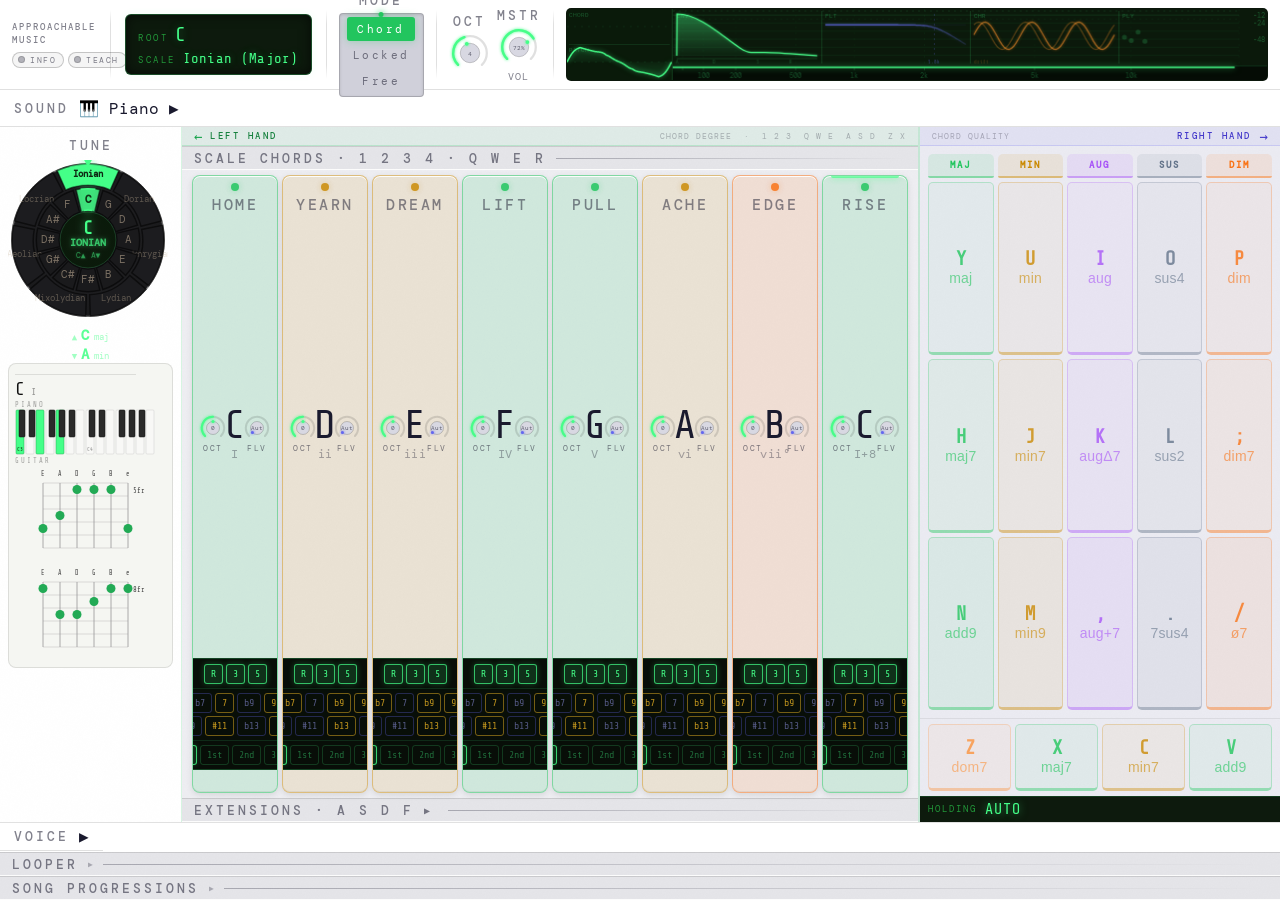
<file: ApproachableMusic/web/index.html>
<!DOCTYPE html>
<html lang="en">
<head>
<meta charset="UTF-8">
<meta name="viewport" content="width=device-width, initial-scale=1.0, maximum-scale=1.0, user-scalable=no">
<title>Approachable Music</title>
<link rel="stylesheet" href="style.css?v=47">
</head>
<body>

<!-- ── Header Strip ──────────────────────────────────────────────── -->
<div class="header-strip">

  <!-- Brand + Info + Teach (compact left column) -->
  <div class="hs-left">
    <span class="brand-name">Approachable<br>Music</span>
    <div class="hs-pills">
      <button class="info-mode-btn" id="infoModeBtn" onclick="toggleInfoMode()" title="What does each control do?">
        <span class="info-btn-pip"></span>Info
      </button>
      <button class="teach-mode-btn" id="teachModeBtn" onclick="toggleTeachMode()" title="Guided music theory lessons">
        <span class="teach-btn-pip"></span>Teach
      </button>
    </div>
  </div>

  <div class="hs-vdiv"></div>

  <!-- Root / Scale display — stacked, fixed width, never shifts -->
  <div class="hs-display">
    <div class="phosphor-display">
      <div class="display-cell">
        <span class="display-label">Root</span>
        <span class="display-value" id="rootLabel">C</span>
      </div>
      <div class="display-cell">
        <span class="display-label">Scale</span>
        <span class="display-value small" id="scaleLabel" data-info="scale_Ionian">Ionian (Major)</span>
      </div>
    </div>
  </div>

  <div class="hs-vdiv"></div>

  <!-- Mode toggle — vertical Chord / Locked / Free -->
  <div class="hs-mode">
    <span class="engrave-label">Mode</span>
    <div class="toggle-switch toggle-vertical" id="modeToggle">
      <div class="toggle-option active" id="chordOpt" onclick="setMode('chord')">Chord</div>
      <div class="toggle-option"        id="scaleOpt" onclick="setMode('scale')">Locked</div>
      <div class="toggle-option"        id="freeOpt"  onclick="setMode('free')">Free</div>
    </div>
  </div>

  <div class="hs-vdiv"></div>

  <!-- Octave + Master — side by side, compact knobs -->
  <div class="hs-params">
    <div class="hs-param-item">
      <span class="engrave-label">Oct</span>
      <div id="octaveKnob" class="knob-slot" data-info="octave"></div>
    </div>
    <div class="hs-param-item">
      <span class="engrave-label">Mstr</span>
      <div id="masterVolKnob" class="knob-slot" data-info="master"></div>
    </div>
  </div>

  <div class="hs-vdiv"></div>

  <!-- Waveform — fills remaining width -->
  <div class="hs-wave">
    <canvas id="waveformCanvas" class="wave-strip"></canvas>
  </div>

</div><!-- /header-strip -->



<!-- ── Patches Strip (above chord keys) ─────────────────────────── -->
<div class="patches-strip" id="patchesStrip">
  <div class="patches-strip-summary" onclick="togglePatchesStrip()">
    <span class="engrave-label">Sound</span>
    <span id="patchesSummaryName">Piano</span>
    <span id="patchesSummaryChevron">▶</span>
  </div>
  <div id="patchesStripBody" style="display:none">
  <div class="patches-strip-bank" id="patchBank"></div>
  <div class="patches-strip-user">
    <span class="engrave-label patch-user-label">User</span>
    <div class="patch-user-slots" id="userPatchRow"></div>
    <button class="patch-save-btn" onclick="promptSavePatch()">+ Save</button>
  </div>
  </div><!-- /patchesStripBody -->
</div>

<!-- ══════════════════════════════════════════════════════
     PLAYING SURFACE  ·  circle sidebar + two-hand split
════════════════════════════════════════════════════════ -->
<div class="playing-surface">

  <!-- ── Circle of Fifths sidebar ─────────────────────── -->
  <div class="circle-panel">
    <span class="engrave-label circle-panel-desktop-label">Tune</span>
    <div class="circle-panel-summary" id="circlePanelSummary">
      <span class="circle-summary-text" id="circleSummaryText">C · Ionian</span>
      <div class="mob-mode-toggle">
        <button class="mob-mode-btn active" id="mobChordBtn"  onclick="setMode('chord')">Chord</button>
        <button class="mob-mode-btn"        id="mobScaleBtn"  onclick="setMode('scale')">Locked</button>
        <button class="mob-mode-btn"        id="mobFreeBtn"   onclick="setMode('free')">Free</button>
      </div>
    </div>
    <div id="circlePanelBody">
      <canvas id="circleCanvas" width="136" height="136"></canvas>
      <!-- Mobile-only: dropdown selectors replace the drum-roller canvas -->
      <div id="mobileCircleSelects" class="mobile-circle-selects">
        <div class="mob-sel-group">
          <label class="mob-sel-label">Key</label>
          <select id="mobileRootSelect" class="mob-select"></select>
        </div>
        <div class="mob-sel-group">
          <label class="mob-sel-label">Scale</label>
          <select id="mobileScaleSelect" class="mob-select"></select>
        </div>
      </div>
      <div class="rel-display" id="relDisplay">
        <span class="rel-row"><span class="rel-sym">▲</span><span id="relMaj">C</span><span class="rel-lbl">maj</span></span>
        <span class="rel-row"><span class="rel-sym">▼</span><span id="relMin">A</span><span class="rel-lbl">min</span></span>
      </div>
      <!-- Inline chord inspector — populated by chord-inspector.js -->
      <div id="circleChordInfo" class="cci" style="display:none">
        <div class="cci-divider"></div>
        <div class="cci-name-row">
          <span class="cci-name"></span>
          <span class="cci-deg"></span>
        </div>
        <div class="cci-lbl">PIANO</div>
        <div class="cci-piano"></div>
        <div class="cci-lbl">GUITAR</div>
        <div class="cci-guitars">
          <div class="cci-guitar"></div>
          <div class="cci-guitar"></div>
        </div>
      </div>
    </div>
  </div>

  <!-- ── LEFT ZONE: chord degree ─────────────────────── -->
  <div class="play-left" id="playLeft">

    <div class="zone-banner zone-banner-left">
      <span class="zone-arrow">←</span>
      <span class="zone-name">Left Hand</span>
      <span class="zone-sub">chord degree <span class="kbd-hint">&nbsp;· &nbsp;1 2 3 &nbsp;Q W E &nbsp;A S D &nbsp;Z X</span></span>
    </div>

    <div class="panel-divider">
      <span class="engrave-label">Scale Chords<span class="kbd-hint" id="scaleRowHint"> · 1 2 3 4 · Q W E R</span></span>
    </div>
    <div class="chord-section">
      <div class="keys-row" id="scaleRow"></div>
    </div>

    <div class="panel-divider" id="oct2Divider" style="display:none">
      <span class="engrave-label">Octave 2<span class="kbd-hint"> · A S D F Z X C V</span></span>
    </div>
    <div class="chord-section" id="oct2Section" style="display:none">
      <div class="keys-row" id="oct2Row"></div>
    </div>

    <div class="panel-divider" id="extDivider" onclick="toggleExtensions()" style="cursor:pointer">
      <span class="engrave-label">Extensions<span class="kbd-hint"> · A S D F</span></span>
      <span id="extDividerChevron" style="font-size:10px;color:var(--engrave-dim);margin-left:auto;padding-right:8px">▶</span>
    </div>
    <div class="ext-section" id="extSection" style="display:none">
      <div class="ext-oct-col">
        <button class="ext-oct-btn" id="modOctUp">▲</button>
        <button class="ext-oct-btn" id="modOctDown">▼</button>
      </div>
      <div class="keys-row" id="extRow"></div>
    </div>

  </div><!-- /play-left -->

  <!-- ── RIGHT ZONE: chord quality ───────────────────── -->
  <div class="play-right">

    <div class="zone-banner zone-banner-right">
      <span class="zone-sub">chord quality</span>
      <span class="zone-name">Right Hand</span>
      <span class="zone-arrow">→</span>
    </div>

    <div class="quality-panel" id="qualityPanel"></div>

    <div class="quick-flavours-row" id="quickFlavoursRow"></div>

    <div class="qual-readout">
      <span class="qual-readout-label">Holding</span>
      <span class="qual-readout-val" id="qualReadout">AUTO</span>
    </div>

  </div><!-- /play-right -->

</div><!-- /playing-surface -->

<!-- ══════════════════════════════════════════════════════
     VOICE  —  single flat row of all knobs
══════════════════════════════════════════════════════ -->
<div class="vpc-panel">
  <div class="vpc-panel-header" onclick="toggleVpcPanel()">
    <span class="engrave-label">Voice</span>
    <span id="vpcPanelChevron">▶</span>
  </div>
  <div class="vpc-voice-flat" id="vpcVoiceFlat" style="display:none">

    <div class="vpc-group-inline">
      <span class="vpc-gi-lbl vpc-env-lbl">Env</span>
      <div id="atkKnob"  class="knob-slot" data-info="atk"></div>
      <div id="dcyKnob"  class="knob-slot" data-info="dcy"></div>
      <div id="susKnob"  class="knob-slot" data-info="sus"></div>
      <div id="relKnob"  class="knob-slot" data-info="rel"></div>
      <canvas class="grp-mini-canvas" id="envMini"></canvas>
    </div>

    <div class="vpc-gi-div"></div>

    <div class="vpc-group-inline">
      <span class="vpc-gi-lbl vpc-flt-lbl">Flt</span>
      <div id="cutKnob"  class="knob-slot" data-info="cut"></div>
      <div id="resKnob"  class="knob-slot" data-info="res"></div>
      <div id="warmKnob" class="knob-slot" data-info="warm"></div>
      <div id="revKnob"  class="knob-slot" data-info="rev"></div>
      <canvas class="grp-mini-canvas" id="fltMini"></canvas>
    </div>

    <div class="vpc-gi-div"></div>

    <div class="vpc-group-inline">
      <span class="vpc-gi-lbl vpc-chr-lbl">Chr</span>
      <div id="driveKnob" class="knob-slot" data-info="drive"></div>
      <div id="driftKnob" class="knob-slot" data-info="drift"></div>
      <div id="subKnob"   class="knob-slot" data-info="sub"></div>
      <div id="widthKnob" class="knob-slot" data-info="width"></div>
      <div id="sweepKnob" class="knob-slot" data-info="sweep"></div>
      <canvas class="grp-mini-canvas" id="chrMini"></canvas>
    </div>

    <div class="vpc-gi-div"></div>

    <div class="vpc-group-inline">
      <span class="vpc-gi-lbl vpc-pb-lbl">Play</span>
      <div id="strumKnob"    class="knob-slot" data-info="strum"></div>
      <div id="humanizeKnob" class="knob-slot" data-info="humanize"></div>
      <div id="glideKnob"    class="knob-slot" data-info="glide"></div>
      <canvas class="grp-mini-canvas" id="playMini"></canvas>
      <div class="vpc-playback-pills">
        <button class="led-pill-btn pedal-btn" id="holdToggle" onclick="toggleHold()" data-info="hold" title="Sustain Pedal — held notes ring through chord changes">
          <span class="led-pip" id="holdPip"></span>⊥ Pedal
        </button>
        <button class="led-pill-btn" id="latchToggle" onclick="toggleLatch()" data-info="latch" title="Key Latch — tap once to hold a key, tap again to release">
          <span class="led-pip" id="latchPip"></span>Latch
        </button>
        <button class="led-pill-btn" id="legatoToggle" onclick="toggleLegato()" data-info="legato">
          <span class="led-pip" id="legatoPip"></span>Legato
        </button>
        <button class="led-pill-btn" id="monoToggle" onclick="toggleMono()" data-info="mono">
          <span class="led-pip" id="monoPip"></span>Mono
        </button>
      </div>
    </div>

    <!-- Hidden preset containers — kept for JS compatibility -->
    <div class="vpc-sec-presets vpc-env-presets" id="envPresets" style="display:none"></div>
    <div class="vpc-sec-presets vpc-flt-presets" id="fltPresets" style="display:none"></div>
    <div class="vpc-sec-presets vpc-chr-presets" id="chrPresets" style="display:none"></div>

  </div>
</div><!-- /vpc-panel -->

<!-- ── Looper ─────────────────────────────────────────────── -->
<div class="panel-divider looper-toggle" id="looperToggle" onclick="looperTogglePanel()">
  <span class="engrave-label">Looper</span>
  <span class="looper-chevron" id="looperChevron">▶</span>
</div>
<div class="looper-section" id="looperSection" style="display:none">

  <div class="looper-editor">
    <canvas id="looperCanvas" class="looper-canvas"></canvas>
  </div>

  <div class="looper-bottom-bar">

    <!-- Record transport -->
    <div class="lbb-group">
      <button id="looperArmBtn" class="looper-btn looper-btn-arm" onclick="looperArm()" title="Arm: recording starts on first note played">
        <span class="led-pip" id="looperArmPip"></span>ARM
      </button>
      <button id="looperRecBtn" class="looper-btn looper-btn-rec" onclick="looperRecord()" title="Record immediately">
        <span class="led-pip" id="looperRecPip"></span>REC
      </button>
      <button class="looper-btn" onclick="looperStop()" title="Stop">&#9632;</button>
    </div>

    <div class="lbb-sep"></div>

    <!-- Play mode -->
    <div class="lbb-group">
      <span class="lbb-label">Play</span>
      <button id="looperPlayInputBtn" class="looper-btn" onclick="looperPlayMode('input')"
              title="INPUT: re-triggers events through current instrument — switch patches freely">
        <span class="led-pip" id="looperPlayInputPip"></span>INPUT
      </button>
      <button id="looperPlayAudioBtn" class="looper-btn" onclick="looperPlayMode('audio')"
              title="AUDIO: plays recorded audio — instrument-independent">
        <span class="led-pip" id="looperPlayAudioPip"></span>AUDIO
      </button>
    </div>

    <div class="lbb-sep"></div>

    <!-- Edit tools -->
    <div class="lbb-group">
      <span class="lbb-label">Edit</span>
      <button class="looper-tool-btn active" data-tool="trim"  onclick="looperSetTool('trim')"  title="Trim: drag green handles to set loop in/out points">TRM</button>
      <button class="looper-tool-btn"        data-tool="shift" onclick="looperSetTool('shift')" title="Shift: drag waveform to fix event timing offset">SHF</button>
      <button class="looper-tool-btn"        data-tool="cut"   onclick="looperSetTool('cut')"   title="Cut: drag to select and delete a region (snaps to grid when Snap is active)">CUT</button>
    </div>

    <div class="lbb-sep"></div>

    <!-- Snap -->
    <div class="lbb-group">
      <span class="lbb-label">Snap</span>
      <button class="lbb-snap-btn active" data-snap="off"  onclick="looperSetSnap('off')"  title="No snap — free edit">OFF</button>
      <button class="lbb-snap-btn"        data-snap="bar"  onclick="looperSetSnap('bar')"  title="Snap to bar">BAR</button>
      <button class="lbb-snap-btn"        data-snap="beat" onclick="looperSetSnap('beat')" title="Snap to beat">BEAT</button>
      <button class="lbb-snap-btn"        data-snap="half" onclick="looperSetSnap('half')" title="Snap to half-beat">½</button>
    </div>

    <div class="lbb-sep"></div>

    <!-- Quantize / Grid -->
    <div class="lbb-group">
      <span class="lbb-label">Grid</span>
      <input id="looperBpmInput" class="looper-bpm-input" type="number" min="40" max="300" value="120" title="BPM">
      <select id="looperTimeSig" class="looper-timesig-sel" title="Time signature">
        <option value="4">4/4</option>
        <option value="3">3/4</option>
        <option value="6">6/8</option>
        <option value="2">2/4</option>
      </select>
      <button class="looper-btn" onclick="looperQuantize()" title="Snap loop to nearest bar boundary">QNTZ</button>
    </div>

    <div class="lbb-sep"></div>

    <!-- Utility -->
    <div class="lbb-group">
      <button id="looperUndoBtn" class="looper-btn" onclick="looperUndo()" disabled title="Undo last edit">&#8617;</button>
      <button class="looper-btn looper-btn-clear" onclick="looperClear()" title="Clear loop">CLR</button>
    </div>

    <div class="lbb-push"></div>
    <div class="looper-status" id="looperStatus">IDLE</div>

  </div><!-- /looper-bottom-bar -->

</div><!-- /looper-section -->

<!-- ── Song Progressions ──────────────────────────────────── -->
<div class="panel-divider songs-toggle" id="songsToggle" onclick="toggleSongs()">
  <span class="engrave-label">Song Progressions</span>
  <span class="songs-chevron" id="songsChevron">▶</span>
</div>
<div class="songs-section" id="songsSection" style="display:none">

  <div class="songs-filter-row">
    <span class="engrave-label">Genre</span>
    <div id="songsGenreFilter" class="songs-genre-strip"></div>
    <div class="songs-filter-sep"></div>
    <span class="engrave-label">BPM</span>
    <div id="songsBpmKnob" class="knob-slot"></div>
  </div>

  <div class="songs-list" id="songsList"></div>

  <div class="songs-player" id="songsPlayer" style="display:none">
    <div class="songs-player-info">
      <span class="songs-player-title" id="songsPlayerTitle"></span>
      <span class="songs-player-artist" id="songsPlayerArtist"></span>
    </div>
    <div class="songs-player-row">
      <div class="songs-player-chords" id="songsPlayerChords"></div>
      <div class="songs-player-controls">
        <button class="songs-btn songs-btn-play" id="songsPlayBtn">&#9654; PLAY</button>
        <button class="songs-btn songs-btn-stop" id="songsStopBtn">&#9632; STOP</button>
      </div>
    </div>
    <div class="songs-mode-warning" id="songsModeWarning" style="display:none"></div>
  </div>

</div>

<!-- ── Save Snapshot Modal ────────────────────────────────── -->
<div class="save-modal" id="snapModal" style="display:none" onclick="if(event.target===this)closeSnapModal()">
  <div class="save-modal-panel">
    <div class="save-modal-header">Save Snapshot</div>
    <input class="save-modal-input" id="snapModalInput" type="text" maxlength="28"
           placeholder="SNAPSHOT NAME"
           onkeydown="if(event.key==='Enter')confirmSaveSnapshot();if(event.key==='Escape')closeSnapModal();">
    <div class="save-modal-actions">
      <button class="save-modal-btn cancel" onclick="closeSnapModal()">Cancel</button>
      <button class="save-modal-btn confirm" onclick="confirmSaveSnapshot()">Save</button>
    </div>
  </div>
</div>

<!-- ── Save Patch Modal ───────────────────────────────────── -->
<div class="save-modal" id="saveModal" style="display:none" onclick="if(event.target===this)closeSaveModal()">
  <div class="save-modal-panel">
    <div class="save-modal-header">Save Patch</div>
    <input class="save-modal-input" id="saveModalInput" type="text" maxlength="20"
           placeholder="PATCH NAME"
           onkeydown="if(event.key==='Enter')confirmSavePatch();if(event.key==='Escape')closeSaveModal();">
    <div class="save-modal-actions">
      <button class="save-modal-btn cancel" onclick="closeSaveModal()">Cancel</button>
      <button class="save-modal-btn confirm" onclick="confirmSavePatch()">Save</button>
    </div>
  </div>
</div>

<script src="js/music-theory.js?v=38"></script>
<script src="js/audio.js?v=47"></script>
<script src="js/circle.js?v=39"></script>
<script src="js/visualizers.js?v=47"></script>
<script src="js/knob.js?v=38"></script>
<script src="js/envelope-viewer.js?v=44"></script>
<script src="js/app.js?v=51"></script>
<script src="js/looper.js?v=38"></script>
<script src="js/songs.js?v=38"></script>
<script src="js/info.js?v=38"></script>
<script src="js/teach.js?v=38"></script>
<script src="js/chord-inspector.js?v=38"></script>
</body>
</html>
</file>
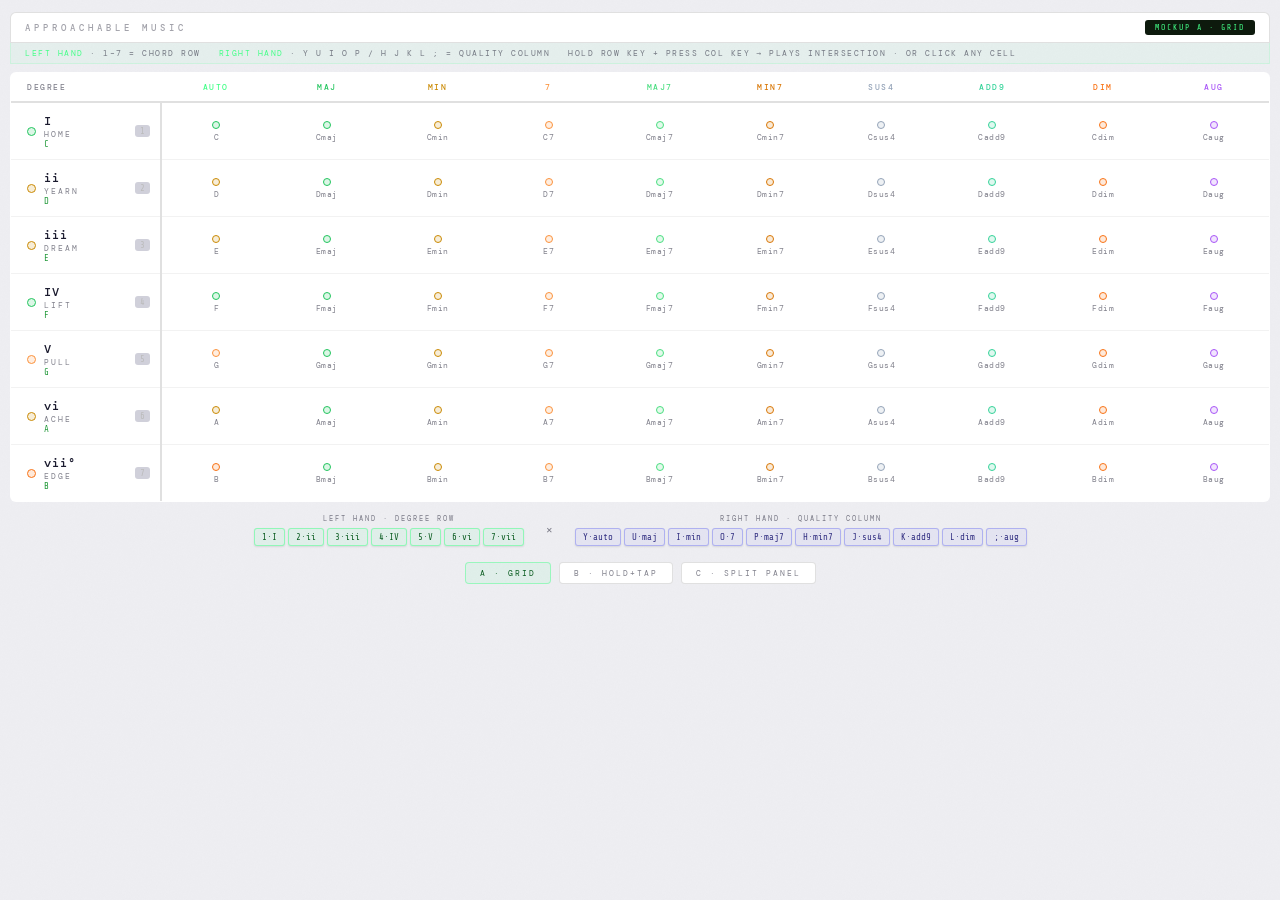
<file: ApproachableMusic/web/mockups/grid.html>
<!DOCTYPE html>
<html lang="en">
<head>
<meta charset="UTF-8">
<meta name="viewport" content="width=device-width, initial-scale=1.0">
<title>Mockup A · 2D Grid</title>
<link rel="preconnect" href="https://fonts.googleapis.com">
<link href="https://fonts.googleapis.com/css2?family=DM+Mono:wght@300;400;500&family=Share+Tech+Mono&display=swap" rel="stylesheet">
<style>
:root {
  --panel:       #eeeef2;
  --panel-light: #ffffff;
  --panel-edge:  #d0d0da;
  --engrave:     #1a1a2e;
  --engrave-dim: rgba(26,26,46,0.55);
  --phos-bg:     #0d1a0d;
  --phos-fg:     #44ff88;
  --phos-dim:    #22993a;
  --phos-glow:   rgba(68,255,136,0.25);
  --border:      rgba(0,0,0,0.12);
}
*, *::before, *::after { box-sizing: border-box; margin: 0; padding: 0; }
body {
  background: var(--panel);
  color: var(--engrave);
  font-family: 'DM Mono', monospace;
  min-height: 100vh;
  padding: 12px 10px 24px;
  background-image: url("data:image/svg+xml,%3Csvg xmlns='http://www.w3.org/2000/svg' width='180' height='180'%3E%3Cfilter id='n'%3E%3CfeTurbulence type='fractalNoise' baseFrequency='0.85' numOctaves='4' stitchTiles='stitch'/%3E%3CfeColorMatrix type='saturate' values='0'/%3E%3C/filter%3E%3Crect width='180' height='180' filter='url(%23n)' opacity='0.025'/%3E%3C/svg%3E");
  background-size: 180px;
}

/* Nameplate */
.nameplate {
  display: flex;
  justify-content: space-between;
  align-items: center;
  background: var(--panel-light);
  border: 1px solid var(--border);
  border-radius: 6px 6px 0 0;
  padding: 7px 14px;
}
.brand { font-size: 9px; letter-spacing: 4px; text-transform: uppercase; opacity: 0.4; font-weight: 500; }
.tag   { font-size: 8px; letter-spacing: 2px; text-transform: uppercase; color: var(--phos-fg);
         background: var(--phos-bg); padding: 3px 10px; border-radius: 3px;
         font-family: 'Share Tech Mono'; }
/* Hint bar */
.hint {
  background: rgba(68,255,136,0.05);
  border: 1px solid rgba(68,255,136,0.15);
  border-top: none;
  padding: 5px 14px;
  font-size: 8px;
  letter-spacing: 1.5px;
  color: var(--engrave-dim);
  text-transform: uppercase;
  display: flex; gap: 18px; flex-wrap: wrap;
}
.hint em { color: var(--phos-fg); font-style: normal; }

/* Grid */
.grid-wrap { margin-top: 8px; overflow-x: auto; }
table {
  border-collapse: collapse;
  width: 100%;
  min-width: 680px;
  background: var(--panel-light);
  border: 1px solid var(--border);
  border-radius: 6px;
  overflow: hidden;
}
th {
  padding: 9px 4px;
  font-size: 8px; letter-spacing: 1.5px; text-transform: uppercase; font-weight: 500;
  border-bottom: 2px solid var(--border);
}
th.dh { text-align: left; padding-left: 16px; color: var(--engrave-dim); width: 150px; }
th.qh { text-align: center; min-width: 68px; color: var(--engrave-dim); transition: background 0.12s; }
th.qh.hi { background: rgba(68,255,136,0.10); }
tr:not(:last-child) td { border-bottom: 1px solid rgba(0,0,0,0.05); }

td.dc {
  padding: 10px 10px 10px 16px;
  border-right: 2px solid var(--border);
  white-space: nowrap;
}
.dc-inner { display: flex; align-items: center; gap: 8px; }
.dc-dot   { width: 9px; height: 9px; border-radius: 50%; border: 1.5px solid; flex-shrink: 0; }
.dc-roman { font-size: 12px; font-weight: 500; letter-spacing: 1px; }
.dc-mood  { font-size: 8px; letter-spacing: 2px; text-transform: uppercase; color: var(--engrave-dim); }
.dc-note  { font-size: 9px; color: var(--phos-dim); font-family: 'Share Tech Mono'; }
.dc-kb    { margin-left: auto; font-size: 9px; font-family: 'Share Tech Mono'; color: #bbb;
            background: var(--panel-edge); border-radius: 3px; padding: 1px 5px; }

td.cc {
  text-align: center; cursor: pointer;
  padding: 4px 2px; position: relative;
  transition: background 0.08s; user-select: none;
  -webkit-user-select: none;
}
td.cc:hover { background: rgba(0,0,0,0.04); }
td.cc.r-hi  { background: rgba(68,255,136,0.04); }
td.cc.c-hi  { background: rgba(99,102,241,0.04); }
td.cc.r-hi.c-hi {
  background: rgba(68,255,136,0.13) !important;
  outline: 2px solid rgba(68,255,136,0.45);
  outline-offset: -2px;
}
td.cc.playing {
  background: rgba(68,255,136,0.22) !important;
  outline: 2px solid var(--phos-fg) !important;
  outline-offset: -2px;
}
.ci { display: flex; flex-direction: column; align-items: center; gap: 3px;
       min-height: 48px; justify-content: center; }
.ci-dot  { width: 8px; height: 8px; border-radius: 50%; border: 1.5px solid; }
.ci-name { font-size: 8px; letter-spacing: 0.5px; color: var(--engrave-dim); }

/* Keyboard legend */
.kbd-legend {
  margin-top: 12px;
  display: flex; gap: 16px; justify-content: center; flex-wrap: wrap;
  align-items: flex-start;
}
.kbd-group { display: flex; flex-direction: column; align-items: center; gap: 5px; }
.kbd-group-label { font-size: 7px; letter-spacing: 2px; text-transform: uppercase; color: var(--engrave-dim); }
.kbd-chips { display: flex; gap: 3px; flex-wrap: wrap; justify-content: center; }
.kc {
  font-size: 9px; font-family: 'Share Tech Mono';
  background: var(--panel-light);
  border: 1px solid var(--panel-edge);
  border-radius: 3px; padding: 3px 7px;
  box-shadow: 0 1px 2px rgba(0,0,0,0.10);
}
.kc.L { border-color: rgba(68,255,136,0.5); color: #0a5c20; background: rgba(68,255,136,0.08); }
.kc.R { border-color: rgba(99,102,241,0.4); color: #312e81; background: rgba(99,102,241,0.07); }
.kbd-sep { font-size: 11px; color: var(--engrave-dim); align-self: center; padding: 0 6px; }

/* Nav */
.nav { display: flex; gap: 8px; justify-content: center; margin-top: 16px; flex-wrap: wrap; }
.nav a {
  font-size: 8px; letter-spacing: 2px; text-transform: uppercase;
  color: var(--engrave-dim); text-decoration: none;
  border: 1px solid var(--border); padding: 5px 14px;
  border-radius: 4px; background: var(--panel-light);
}
.nav a:hover { background: var(--panel-edge); }
.nav a.on { border-color: rgba(68,255,136,0.45); color: #0a5c20; background: rgba(68,255,136,0.08); }
</style>
</head>
<body>

<div class="nameplate">
  <span class="brand">Approachable Music</span>
  <span class="tag">MOCKUP A · GRID</span>
</div>
<div class="hint">
  <span><em>LEFT HAND</em> · 1–7 = chord row</span>
  <span><em>RIGHT HAND</em> · Y U I O P / H J K L ; = quality column</span>
  <span>hold row key + press col key → plays intersection · or click any cell</span>
</div>

<div class="grid-wrap">
  <table id="grid"></table>
</div>

<div class="kbd-legend">
  <div class="kbd-group">
    <div class="kbd-group-label">Left hand · degree row</div>
    <div class="kbd-chips">
      <span class="kc L">1·I</span><span class="kc L">2·ii</span><span class="kc L">3·iii</span>
      <span class="kc L">4·IV</span><span class="kc L">5·V</span><span class="kc L">6·vi</span><span class="kc L">7·vii</span>
    </div>
  </div>
  <div class="kbd-sep">×</div>
  <div class="kbd-group">
    <div class="kbd-group-label">Right hand · quality column</div>
    <div class="kbd-chips">
      <span class="kc R">Y·auto</span><span class="kc R">U·maj</span><span class="kc R">I·min</span>
      <span class="kc R">O·7</span><span class="kc R">P·maj7</span><span class="kc R">H·min7</span>
      <span class="kc R">J·sus4</span><span class="kc R">K·add9</span><span class="kc R">L·dim</span><span class="kc R">;·aug</span>
    </div>
  </div>
</div>

<div class="nav">
  <a class="on" href="grid.html">A · Grid</a>
  <a href="hold.html">B · Hold+Tap</a>
  <a href="split.html">C · Split Panel</a>
</div>

<script>
const DEGREES = [
  { roman:'I',    mood:'HOME',  note:'C', autoQ:'major'      },
  { roman:'ii',   mood:'YEARN', note:'D', autoQ:'minor'      },
  { roman:'iii',  mood:'DREAM', note:'E', autoQ:'minor'      },
  { roman:'IV',   mood:'LIFT',  note:'F', autoQ:'major'      },
  { roman:'V',    mood:'PULL',  note:'G', autoQ:'dominant'   },
  { roman:'vi',   mood:'ACHE',  note:'A', autoQ:'minor'      },
  { roman:'vii°', mood:'EDGE',  note:'B', autoQ:'diminished' },
];

const QUALITIES = [
  { key:'auto', label:'AUTO', kb:'y' },
  { key:'maj',  label:'maj',  kb:'u' },
  { key:'min',  label:'min',  kb:'i' },
  { key:'7',    label:'7',    kb:'o' },
  { key:'maj7', label:'maj7', kb:'p' },
  { key:'min7', label:'min7', kb:'h' },
  { key:'sus4', label:'sus4', kb:'j' },
  { key:'add9', label:'add9', kb:'k' },
  { key:'dim',  label:'dim',  kb:'l' },
  { key:'aug',  label:'aug',  kb:';' },
];

const QCOLOR = {
  major:'#22c55e', minor:'#ca8a04', dominant:'#fb923c',
  diminished:'#f97316', augmented:'#a855f7',
  maj:'#22c55e', min:'#ca8a04', '7':'#fb923c',
  maj7:'#4ade80', min7:'#d97706', sus2:'#94a3b8',
  sus4:'#94a3b8', add9:'#34d399', dim:'#f97316', aug:'#a855f7',
  auto: '#44ff88',
};

const MIDI_ROOTS    = [60, 62, 64, 65, 67, 69, 71];
const AUTO_TRIADS   = [[0,4,7],[0,3,7],[0,3,7],[0,4,7],[0,4,7],[0,3,7],[0,3,6]];
const QUAL_IV = {
  maj:[0,4,7], min:[0,3,7], '7':[0,4,7,10],
  maj7:[0,4,7,11], min7:[0,3,7,10], sus2:[0,2,7],
  sus4:[0,5,7], add9:[0,4,7,14], dim:[0,3,6], aug:[0,4,8],
};

// ── Audio ────────────────────────────────────────────────
let ctx = null;
let nodes = [];

function ac() {
  if (!ctx) ctx = new AudioContext();
  if (ctx.state === 'suspended') ctx.resume();
  return ctx;
}

function chordOn(deg, qual) {
  chordOff();
  const c   = ac();
  const now = c.currentTime;
  const ivs = qual === 'auto' ? AUTO_TRIADS[deg] : (QUAL_IV[qual] || AUTO_TRIADS[deg]);
  const root = MIDI_ROOTS[deg];
  nodes = ivs.map(iv => {
    const freq = 440 * Math.pow(2, (root + iv - 69) / 12);
    const osc  = c.createOscillator();
    const env  = c.createGain();
    osc.connect(env);
    env.connect(c.destination);
    osc.type = 'triangle';
    osc.frequency.value = freq;
    env.gain.setValueAtTime(0, now);
    env.gain.linearRampToValueAtTime(0.10, now + 0.025);
    osc.start(now);
    return { osc, env };
  });
}

function chordOff() {
  if (!nodes.length) return;
  const c   = ac();
  const now = c.currentTime;
  nodes.forEach(({ osc, env }) => {
    try {
      env.gain.cancelScheduledValues(now);
      env.gain.setValueAtTime(env.gain.value, now);
      env.gain.linearRampToValueAtTime(0, now + 0.5);
      osc.stop(now + 0.5);
    } catch(_) {}
  });
  nodes = [];
}

// ── Build grid ───────────────────────────────────────────
let playing = null;

function startPlay(ri, ci, td) {
  if (playing) playing.classList.remove('playing');
  playing = td;
  td.classList.add('playing');
  chordOn(ri, QUALITIES[ci].key);
}

function stopPlay(td) {
  if (td !== playing) return;
  td.classList.remove('playing');
  playing = null;
  chordOff();
}

function buildGrid() {
  const tbl = document.getElementById('grid');

  // Header
  const hrow = document.createElement('tr');
  const dh   = document.createElement('th');
  dh.className = 'dh'; dh.textContent = 'Degree';
  hrow.appendChild(dh);
  QUALITIES.forEach((q, ci) => {
    const th = document.createElement('th');
    th.className = 'qh'; th.id = 'qh' + ci;
    th.textContent = q.label;
    const c = QCOLOR[q.key];
    if (c) th.style.color = c;
    hrow.appendChild(th);
  });
  tbl.appendChild(hrow);

  // Rows
  DEGREES.forEach((deg, ri) => {
    const tr  = document.createElement('tr');
    const dc  = document.createElement('td');
    const col = QCOLOR[deg.autoQ] || '#9090aa';
    dc.className = 'dc';
    dc.innerHTML = `<div class="dc-inner">
      <div class="dc-dot" style="background:${col}28;border-color:${col}"></div>
      <div>
        <div class="dc-roman">${deg.roman}</div>
        <div class="dc-mood">${deg.mood}</div>
        <div class="dc-note">${deg.note}</div>
      </div>
      <span class="dc-kb">${ri + 1}</span>
    </div>`;
    tr.appendChild(dc);

    QUALITIES.forEach((qual, ci) => {
      const td  = document.createElement('td');
      td.className = 'cc'; td.id = `c${ri}_${ci}`;
      const col2 = qual.key === 'auto' ? QCOLOR[deg.autoQ] : (QCOLOR[qual.key] || '#9090aa');
      td.innerHTML = `<div class="ci">
        <div class="ci-dot" style="background:${col2}28;border-color:${col2}"></div>
        <div class="ci-name">${deg.note}${qual.key === 'auto' ? '' : qual.label}</div>
      </div>`;
      td.addEventListener('mousedown',  e => { e.preventDefault(); startPlay(ri, ci, td); });
      td.addEventListener('mouseup',    () => stopPlay(td));
      td.addEventListener('mouseleave', () => stopPlay(td));
      td.addEventListener('touchstart', e => { e.preventDefault(); startPlay(ri, ci, td); }, {passive:false});
      td.addEventListener('touchend',   e => { e.preventDefault(); stopPlay(td); }, {passive:false});
      tr.appendChild(td);
    });
    tbl.appendChild(tr);
  });
}

// ── Keyboard two-hand model ──────────────────────────────
const ROW_KB = {'1':0,'2':1,'3':2,'4':3,'5':4,'6':5,'7':6};
const COL_KB = {'y':0,'u':1,'i':2,'o':3,'p':4,'h':5,'j':6,'k':7,'l':8,';':9};
const KB_COL = Object.fromEntries(QUALITIES.map((q,i) => [q.kb, i]));

let hRow = -1, hCol = -1;

function syncHighlight() {
  document.querySelectorAll('.cc').forEach(e => e.classList.remove('r-hi','c-hi'));
  document.querySelectorAll('.qh').forEach(e => e.classList.remove('hi'));

  if (hRow >= 0) {
    QUALITIES.forEach((_, ci) => document.getElementById(`c${hRow}_${ci}`)?.classList.add('r-hi'));
  }
  if (hCol >= 0) {
    document.getElementById('qh' + hCol)?.classList.add('hi');
    DEGREES.forEach((_, ri) => document.getElementById(`c${ri}_${hCol}`)?.classList.add('c-hi'));
  }

  if (hRow >= 0 && hCol >= 0) {
    const td = document.getElementById(`c${hRow}_${hCol}`);
    if (td && td !== playing) startPlay(hRow, hCol, td);
  } else if (hRow < 0 && hCol < 0) {
    if (playing) { playing.classList.remove('playing'); playing = null; chordOff(); }
  }
}

window.addEventListener('keydown', e => {
  if (e.repeat) return;
  const k = e.key === ';' ? ';' : e.key.toLowerCase();
  let changed = false;
  if (k in ROW_KB) { e.preventDefault(); hRow = ROW_KB[k]; changed = true; }
  if (k in COL_KB) { e.preventDefault(); hCol = COL_KB[k]; changed = true; }
  if (changed) syncHighlight();
  // Lone row tap → AUTO
  if (k in ROW_KB && hCol < 0) {
    setTimeout(() => {
      if (hCol < 0 && hRow === ROW_KB[k]) {
        const td = document.getElementById(`c${hRow}_0`);
        if (td && td !== playing) startPlay(hRow, 0, td);
      }
    }, 70);
  }
});

window.addEventListener('keyup', e => {
  const k = e.key === ';' ? ';' : e.key.toLowerCase();
  let changed = false;
  if (k in ROW_KB) { hRow = -1; changed = true; }
  if (k in COL_KB) { hCol = -1; changed = true; }
  if (changed) {
    if (hRow < 0 && hCol < 0) { if (playing) { playing.classList.remove('playing'); playing = null; chordOff(); } }
    else { syncHighlight(); }
  }
});

buildGrid();
</script>
</body>
</html>
</file>
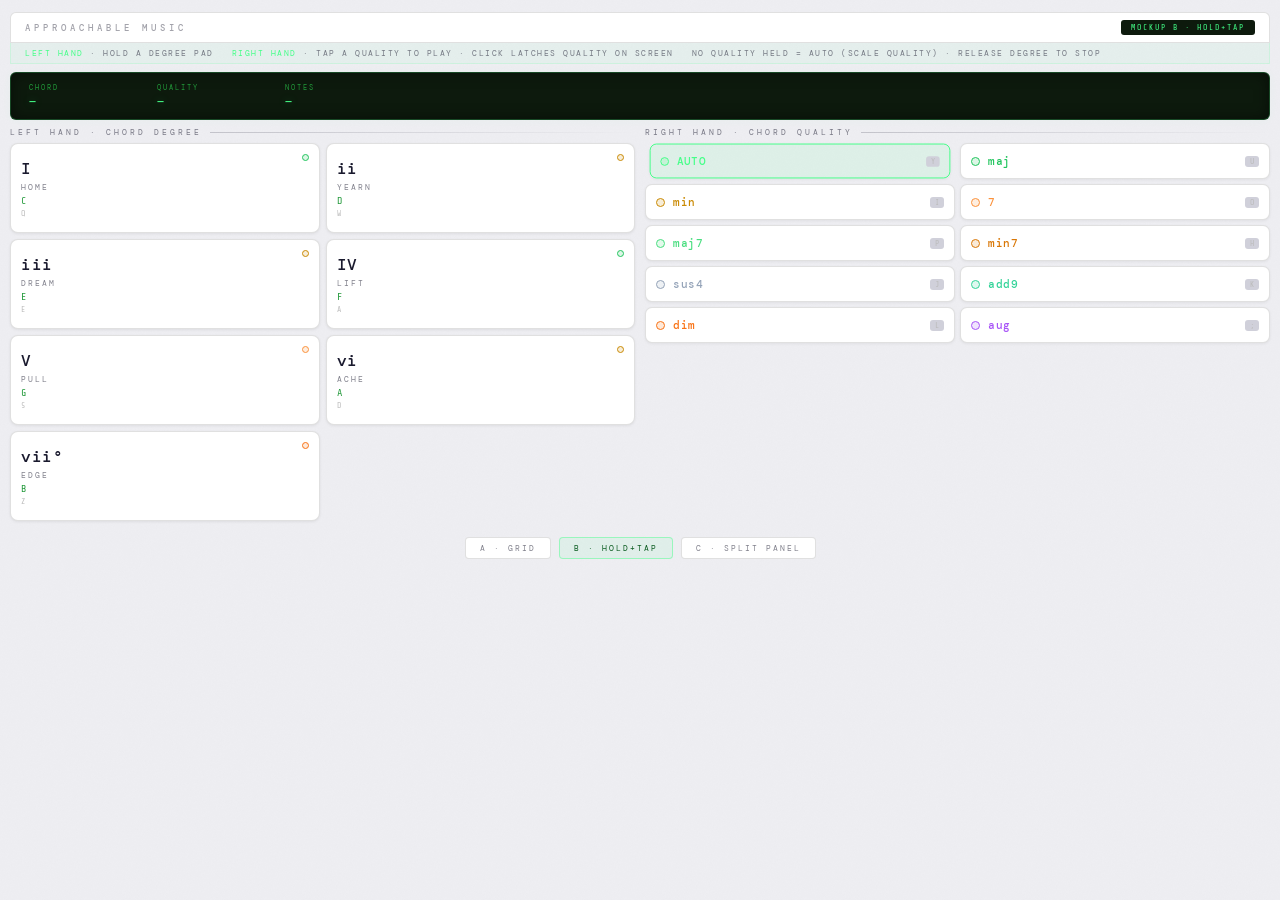
<file: ApproachableMusic/web/mockups/hold.html>
<!DOCTYPE html>
<html lang="en">
<head>
<meta charset="UTF-8">
<meta name="viewport" content="width=device-width, initial-scale=1.0">
<title>Mockup B · Hold + Tap</title>
<link rel="preconnect" href="https://fonts.googleapis.com">
<link href="https://fonts.googleapis.com/css2?family=DM+Mono:wght@300;400;500&family=Share+Tech+Mono&display=swap" rel="stylesheet">
<style>
:root {
  --panel:       #eeeef2;
  --panel-light: #ffffff;
  --panel-edge:  #d0d0da;
  --engrave:     #1a1a2e;
  --engrave-dim: rgba(26,26,46,0.55);
  --phos-bg:     #0d1a0d;
  --phos-fg:     #44ff88;
  --phos-dim:    #22993a;
  --border:      rgba(0,0,0,0.12);
}
*, *::before, *::after { box-sizing: border-box; margin: 0; padding: 0; }
body {
  background: var(--panel);
  color: var(--engrave);
  font-family: 'DM Mono', monospace;
  min-height: 100vh;
  padding: 12px 10px 24px;
  background-image: url("data:image/svg+xml,%3Csvg xmlns='http://www.w3.org/2000/svg' width='180' height='180'%3E%3Cfilter id='n'%3E%3CfeTurbulence type='fractalNoise' baseFrequency='0.85' numOctaves='4' stitchTiles='stitch'/%3E%3CfeColorMatrix type='saturate' values='0'/%3E%3C/filter%3E%3Crect width='180' height='180' filter='url(%23n)' opacity='0.025'/%3E%3C/svg%3E");
  background-size: 180px;
}

.nameplate {
  display: flex; justify-content: space-between; align-items: center;
  background: var(--panel-light); border: 1px solid var(--border);
  border-radius: 6px 6px 0 0; padding: 7px 14px;
}
.brand { font-size: 9px; letter-spacing: 4px; text-transform: uppercase; opacity: 0.4; font-weight: 500; }
.tag   { font-size: 8px; letter-spacing: 2px; text-transform: uppercase; color: var(--phos-fg);
         background: var(--phos-bg); padding: 3px 10px; border-radius: 3px; font-family: 'Share Tech Mono'; }

.hint {
  background: rgba(68,255,136,0.05); border: 1px solid rgba(68,255,136,0.15);
  border-top: none; padding: 5px 14px;
  font-size: 8px; letter-spacing: 1.5px; color: var(--engrave-dim); text-transform: uppercase;
  display: flex; gap: 18px; flex-wrap: wrap;
}
.hint em { color: var(--phos-fg); font-style: normal; }

/* Phosphor readout */
.readout {
  margin: 8px 0;
  background: var(--phos-bg);
  border: 1px solid rgba(68,255,136,0.2);
  border-radius: 6px;
  padding: 10px 18px;
  display: flex;
  gap: 28px;
  align-items: center;
  box-shadow: inset 0 0 14px rgba(0,0,0,0.5), 0 0 8px rgba(68,255,136,0.04);
}
.ro-cell { display: flex; flex-direction: column; gap: 2px; }
.ro-label { font-size: 7px; letter-spacing: 2px; color: var(--phos-dim); text-transform: uppercase; }
.ro-val {
  font-size: 18px; font-family: 'Share Tech Mono'; color: var(--phos-fg);
  letter-spacing: 1px; text-shadow: 0 0 8px rgba(68,255,136,0.4);
  min-width: 100px;
}
.ro-val.small { font-size: 13px; }

/* Two-panel layout */
.panels {
  display: grid;
  grid-template-columns: 1fr 1fr;
  gap: 10px;
  margin-top: 8px;
}

/* Panel divider label */
.panel-label {
  font-size: 7.5px; letter-spacing: 3px; text-transform: uppercase;
  color: var(--engrave-dim); margin-bottom: 6px;
  display: flex; align-items: center; gap: 8px;
}
.panel-label::after {
  content: ''; flex: 1; height: 1px;
  background: linear-gradient(90deg, rgba(26,26,46,0.2), transparent);
}

/* Degree pads (LEFT) */
.deg-grid {
  display: grid;
  grid-template-columns: 1fr 1fr;
  gap: 6px;
}
.deg-pad {
  background: var(--panel-light);
  border: 1.5px solid var(--border);
  border-radius: 8px;
  padding: 14px 10px;
  cursor: pointer;
  user-select: none; -webkit-user-select: none;
  transition: background 0.08s, transform 0.06s, border-color 0.08s;
  display: flex; flex-direction: column; gap: 3px;
  position: relative;
  box-shadow: 0 1px 3px rgba(0,0,0,0.07);
}
.deg-pad:hover   { background: rgba(0,0,0,0.03); }
.deg-pad.held    { background: rgba(68,255,136,0.12) !important; border-color: rgba(68,255,136,0.5) !important; transform: scale(0.97); }
.deg-pad.playing { background: rgba(68,255,136,0.22) !important; border-color: var(--phos-fg) !important; }
.dp-led  { width: 7px; height: 7px; border-radius: 50%; border: 1.5px solid; position: absolute; top: 10px; right: 10px; }
.dp-roman { font-size: 16px; font-weight: 500; letter-spacing: 0.5px; }
.dp-mood  { font-size: 8px; letter-spacing: 2px; text-transform: uppercase; color: var(--engrave-dim); }
.dp-note  { font-size: 10px; font-family: 'Share Tech Mono'; color: var(--phos-dim); }
.dp-kb    { font-size: 8px; font-family: 'Share Tech Mono'; color: #bbb; }

/* Quality pads (RIGHT) */
.qual-grid {
  display: grid;
  grid-template-columns: repeat(2, 1fr);
  gap: 5px;
}
.qual-pad {
  background: var(--panel-light);
  border: 1.5px solid var(--border);
  border-radius: 7px;
  padding: 10px 10px;
  cursor: pointer;
  user-select: none; -webkit-user-select: none;
  transition: background 0.08s, transform 0.06s, border-color 0.1s;
  display: flex; align-items: center; gap: 8px;
  box-shadow: 0 1px 3px rgba(0,0,0,0.06);
}
.qual-pad:hover    { background: rgba(0,0,0,0.03); }
.qual-pad.latched  { transform: scale(0.97); }
.qp-dot  { width: 9px; height: 9px; border-radius: 50%; border: 1.5px solid; flex-shrink: 0; }
.qp-name { font-size: 11px; letter-spacing: 0.5px; font-weight: 500; }
.qp-kb   { margin-left: auto; font-size: 8px; font-family: 'Share Tech Mono'; color: #bbb;
           background: var(--panel-edge); border-radius: 3px; padding: 1px 5px; }

/* Nav */
.nav { display: flex; gap: 8px; justify-content: center; margin-top: 16px; flex-wrap: wrap; }
.nav a {
  font-size: 8px; letter-spacing: 2px; text-transform: uppercase;
  color: var(--engrave-dim); text-decoration: none;
  border: 1px solid var(--border); padding: 5px 14px;
  border-radius: 4px; background: var(--panel-light);
}
.nav a:hover { background: var(--panel-edge); }
.nav a.on { border-color: rgba(68,255,136,0.45); color: #0a5c20; background: rgba(68,255,136,0.08); }
</style>
</head>
<body>

<div class="nameplate">
  <span class="brand">Approachable Music</span>
  <span class="tag">MOCKUP B · HOLD+TAP</span>
</div>
<div class="hint">
  <span><em>LEFT HAND</em> · hold a degree pad</span>
  <span><em>RIGHT HAND</em> · tap a quality to play · click latches quality on screen</span>
  <span>no quality held = AUTO (scale quality) · release degree to stop</span>
</div>

<!-- Phosphor readout -->
<div class="readout">
  <div class="ro-cell">
    <span class="ro-label">Chord</span>
    <span class="ro-val small" id="roChord">—</span>
  </div>
  <div class="ro-cell">
    <span class="ro-label">Quality</span>
    <span class="ro-val small" id="roQual">—</span>
  </div>
  <div class="ro-cell">
    <span class="ro-label">Notes</span>
    <span class="ro-val small" id="roNotes">—</span>
  </div>
</div>

<!-- Two-panel body -->
<div class="panels">
  <!-- LEFT: degrees -->
  <div>
    <div class="panel-label">Left hand · chord degree</div>
    <div class="deg-grid" id="degGrid"></div>
  </div>
  <!-- RIGHT: qualities -->
  <div>
    <div class="panel-label">Right hand · chord quality</div>
    <div class="qual-grid" id="qualGrid"></div>
  </div>
</div>

<div class="nav">
  <a href="grid.html">A · Grid</a>
  <a class="on" href="hold.html">B · Hold+Tap</a>
  <a href="split.html">C · Split Panel</a>
</div>

<script>
const DEGREES = [
  { roman:'I',    mood:'HOME',  note:'C', autoQ:'major',     kb:'q' },
  { roman:'ii',   mood:'YEARN', note:'D', autoQ:'minor',     kb:'w' },
  { roman:'iii',  mood:'DREAM', note:'E', autoQ:'minor',     kb:'e' },
  { roman:'IV',   mood:'LIFT',  note:'F', autoQ:'major',     kb:'a' },
  { roman:'V',    mood:'PULL',  note:'G', autoQ:'dominant',  kb:'s' },
  { roman:'vi',   mood:'ACHE',  note:'A', autoQ:'minor',     kb:'d' },
  { roman:'vii°', mood:'EDGE',  note:'B', autoQ:'diminished',kb:'z' },
];

const QUALITIES = [
  { key:'auto', label:'AUTO',  kb:'y', color:'#44ff88' },
  { key:'maj',  label:'maj',   kb:'u', color:'#22c55e' },
  { key:'min',  label:'min',   kb:'i', color:'#ca8a04' },
  { key:'7',    label:'7',     kb:'o', color:'#fb923c' },
  { key:'maj7', label:'maj7',  kb:'p', color:'#4ade80' },
  { key:'min7', label:'min7',  kb:'h', color:'#d97706' },
  { key:'sus4', label:'sus4',  kb:'j', color:'#94a3b8' },
  { key:'add9', label:'add9',  kb:'k', color:'#34d399' },
  { key:'dim',  label:'dim',   kb:'l', color:'#f97316' },
  { key:'aug',  label:'aug',   kb:';', color:'#a855f7' },
];

const QCOLOR_AUTO = {
  major:'#22c55e', minor:'#ca8a04', dominant:'#fb923c',
  diminished:'#f97316', augmented:'#a855f7',
};

const NOTE_NAMES = ['C','C#','D','D#','E','F','F#','G','G#','A','A#','B'];
const MIDI_ROOTS = [60, 62, 64, 65, 67, 69, 71];
const AUTO_IV    = [[0,4,7],[0,3,7],[0,3,7],[0,4,7],[0,4,7],[0,3,7],[0,3,6]];
const QUAL_IV    = {
  maj:[0,4,7], min:[0,3,7], '7':[0,4,7,10],
  maj7:[0,4,7,11], min7:[0,3,7,10], sus2:[0,2,7],
  sus4:[0,5,7], add9:[0,4,7,14], dim:[0,3,6], aug:[0,4,8],
};

// ── Audio ────────────────────────────────────────────────
let actx = null, anodes = [];
function ac() {
  if (!actx) actx = new AudioContext();
  if (actx.state === 'suspended') actx.resume();
  return actx;
}
function chordOn(deg, qual) {
  chordOff();
  const c = ac(), now = c.currentTime;
  const ivs  = qual === 'auto' ? AUTO_IV[deg] : (QUAL_IV[qual] || AUTO_IV[deg]);
  const root = MIDI_ROOTS[deg];
  anodes = ivs.map(iv => {
    const freq = 440 * Math.pow(2, (root + iv - 69) / 12);
    const osc  = c.createOscillator();
    const env  = c.createGain();
    osc.connect(env); env.connect(c.destination);
    osc.type = 'triangle'; osc.frequency.value = freq;
    env.gain.setValueAtTime(0, now);
    env.gain.linearRampToValueAtTime(0.10, now + 0.025);
    osc.start(now);
    return { osc, env };
  });
  // Update readout
  const ivs2   = qual === 'auto' ? AUTO_IV[deg] : (QUAL_IV[qual] || AUTO_IV[deg]);
  const nnames = ivs2.map(iv => NOTE_NAMES[(root + iv) % 12]).join(' · ');
  document.getElementById('roChord').textContent  = DEGREES[deg].note + (qual === 'auto' ? '' : qual);
  document.getElementById('roQual').textContent   = qual === 'auto' ? DEGREES[deg].autoQ : qual;
  document.getElementById('roNotes').textContent  = nnames;
}
function chordOff() {
  if (!anodes.length) return;
  const c = ac(), now = c.currentTime;
  anodes.forEach(({ osc, env }) => {
    try {
      env.gain.cancelScheduledValues(now);
      env.gain.setValueAtTime(env.gain.value, now);
      env.gain.linearRampToValueAtTime(0, now + 0.5);
      osc.stop(now + 0.5);
    } catch(_) {}
  });
  anodes = [];
  document.getElementById('roChord').textContent = '—';
  document.getElementById('roQual').textContent  = '—';
  document.getElementById('roNotes').textContent = '—';
}

// ── State ────────────────────────────────────────────────
let heldDeg  = -1;          // keyboard-held degree
let latchQual = null;       // screen-latched quality (null = AUTO)
let depEls = [], qepEls = [];

function activeQual() { return latchQual !== null ? latchQual : 'auto'; }

function syncDegPad(i) {
  const el = depEls[i];
  if (!el) return;
  if (i === heldDeg) el.classList.add('held');
  else               el.classList.remove('held');
}
function syncQualPad(qi) {
  const el  = qepEls[qi];
  const key = QUALITIES[qi].key;
  if (!el) return;
  const active = latchQual === null ? key === 'auto' : latchQual === key;
  if (active) el.classList.add('latched');
  else        el.classList.remove('latched');
  el.style.borderColor = active ? QUALITIES[qi].color : '';
  el.style.background  = active ? QUALITIES[qi].color + '18' : '';
}

function tryPlay() {
  if (heldDeg >= 0) chordOn(heldDeg, activeQual());
  else              chordOff();
}

// ── Build UI ─────────────────────────────────────────────
function buildDegGrid() {
  const grid = document.getElementById('degGrid');
  DEGREES.forEach((deg, i) => {
    const pad = document.createElement('div');
    pad.className = 'deg-pad';
    const col = QCOLOR_AUTO[deg.autoQ] || '#9090aa';
    pad.innerHTML = `
      <div class="dp-led" style="background:${col}28;border-color:${col}"></div>
      <div class="dp-roman">${deg.roman}</div>
      <div class="dp-mood">${deg.mood}</div>
      <div class="dp-note">${deg.note}</div>
      <div class="dp-kb">${deg.kb.toUpperCase()}</div>`;
    // Mouse
    pad.addEventListener('mousedown', e => { e.preventDefault(); heldDeg = i; syncDegPad(i); tryPlay(); });
    pad.addEventListener('mouseup',   () => { if (heldDeg === i) { heldDeg = -1; syncDegPad(i); chordOff(); } });
    pad.addEventListener('mouseleave',() => { if (heldDeg === i) { heldDeg = -1; syncDegPad(i); chordOff(); } });
    // Touch
    pad.addEventListener('touchstart', e => { e.preventDefault(); heldDeg = i; syncDegPad(i); tryPlay(); }, {passive:false});
    pad.addEventListener('touchend',   e => { e.preventDefault(); heldDeg = -1; syncDegPad(i); chordOff(); }, {passive:false});
    grid.appendChild(pad);
    depEls.push(pad);
  });
}

function buildQualGrid() {
  const grid = document.getElementById('qualGrid');
  QUALITIES.forEach((q, qi) => {
    const pad = document.createElement('div');
    pad.className = 'qual-pad';
    pad.innerHTML = `
      <div class="qp-dot" style="background:${q.color}28;border-color:${q.color}"></div>
      <div class="qp-name" style="color:${q.color}">${q.label}</div>
      <div class="qp-kb">${q.kb.toUpperCase()}</div>`;
    pad.addEventListener('click', () => {
      // Toggle: clicking active quality → reset to AUTO
      if ((latchQual === null && q.key === 'auto') || latchQual === q.key) {
        latchQual = null; // reset to auto
      } else {
        latchQual = q.key === 'auto' ? null : q.key;
      }
      qepEls.forEach((_, i) => syncQualPad(i));
      if (heldDeg >= 0) tryPlay();
    });
    grid.appendChild(pad);
    qepEls.push(pad);
  });
  syncQualPad(0); // highlight AUTO initially
}

// ── Keyboard ─────────────────────────────────────────────
const DEG_KB  = Object.fromEntries(DEGREES.map((d,i)  => [d.kb, i]));
const QUAL_KB = Object.fromEntries(QUALITIES.map((q,i) => [q.kb, i]));

window.addEventListener('keydown', e => {
  if (e.repeat) return;
  const k = e.key === ';' ? ';' : e.key.toLowerCase();
  if (k in DEG_KB) {
    e.preventDefault();
    heldDeg = DEG_KB[k];
    depEls.forEach((_, i) => syncDegPad(i));
    tryPlay();
  }
  if (k in QUAL_KB) {
    e.preventDefault();
    const qi  = QUAL_KB[k];
    const key = QUALITIES[qi].key;
    latchQual = key === 'auto' ? null : key;
    qepEls.forEach((_, i) => syncQualPad(i));
    if (heldDeg >= 0) tryPlay();
  }
});

window.addEventListener('keyup', e => {
  const k = e.key === ';' ? ';' : e.key.toLowerCase();
  if (k in DEG_KB && heldDeg === DEG_KB[k]) {
    heldDeg = -1;
    depEls.forEach((_, i) => syncDegPad(i));
    chordOff();
  }
});

buildDegGrid();
buildQualGrid();
syncQualPad(0);
</script>
</body>
</html>
</file>
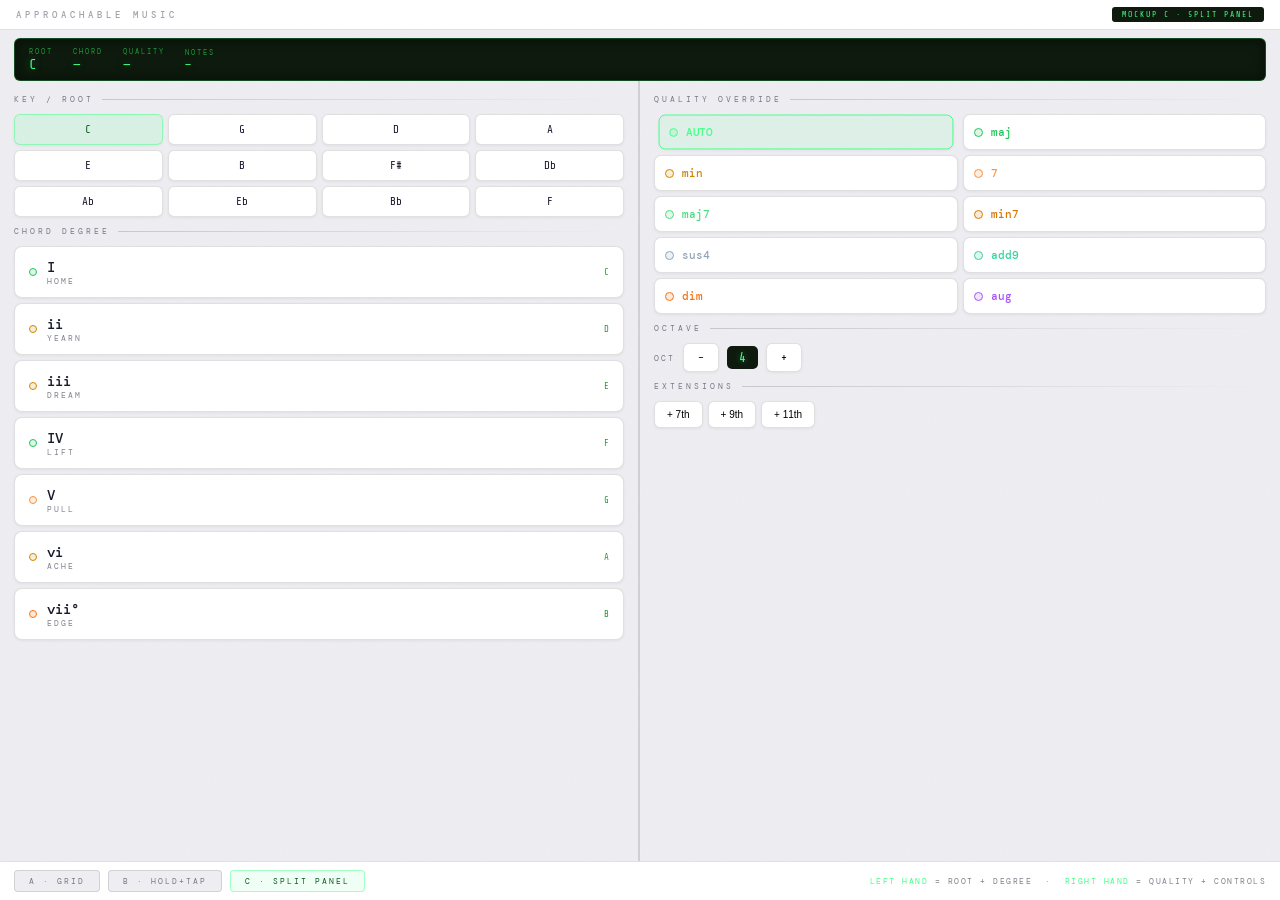
<file: ApproachableMusic/web/mockups/split.html>
<!DOCTYPE html>
<html lang="en">
<head>
<meta charset="UTF-8">
<meta name="viewport" content="width=device-width, initial-scale=1.0">
<title>Mockup C · Split Panel</title>
<link rel="preconnect" href="https://fonts.googleapis.com">
<link href="https://fonts.googleapis.com/css2?family=DM+Mono:wght@300;400;500&family=Share+Tech+Mono&display=swap" rel="stylesheet">
<style>
:root {
  --panel:       #eeeef2;
  --panel-light: #ffffff;
  --panel-edge:  #d0d0da;
  --engrave:     #1a1a2e;
  --engrave-dim: rgba(26,26,46,0.55);
  --phos-bg:     #0d1a0d;
  --phos-fg:     #44ff88;
  --phos-dim:    #22993a;
  --border:      rgba(0,0,0,0.12);
}
*, *::before, *::after { box-sizing: border-box; margin: 0; padding: 0; }
html, body { height: 100%; }
body {
  background: var(--panel);
  color: var(--engrave);
  font-family: 'DM Mono', monospace;
  display: flex; flex-direction: column;
  min-height: 100vh;
  padding: 0;
  background-image: url("data:image/svg+xml,%3Csvg xmlns='http://www.w3.org/2000/svg' width='180' height='180'%3E%3Cfilter id='n'%3E%3CfeTurbulence type='fractalNoise' baseFrequency='0.85' numOctaves='4' stitchTiles='stitch'/%3E%3CfeColorMatrix type='saturate' values='0'/%3E%3C/filter%3E%3Crect width='180' height='180' filter='url(%23n)' opacity='0.025'/%3E%3C/svg%3E");
  background-size: 180px;
}

/* Nameplate */
.nameplate {
  display: flex; justify-content: space-between; align-items: center;
  background: var(--panel-light); border-bottom: 1px solid var(--border);
  padding: 7px 16px; flex-shrink: 0;
}
.brand { font-size: 9px; letter-spacing: 4px; text-transform: uppercase; opacity: 0.4; font-weight: 500; }
.tag   { font-size: 8px; letter-spacing: 2px; text-transform: uppercase; color: var(--phos-fg);
         background: var(--phos-bg); padding: 3px 10px; border-radius: 3px; font-family: 'Share Tech Mono'; }

/* Split body */
.body-split {
  flex: 1;
  display: grid;
  grid-template-columns: 1fr 1fr;
  gap: 0;
  min-height: 0;
}

/* Panel shared */
.panel-half {
  padding: 14px;
  display: flex;
  flex-direction: column;
  gap: 10px;
  overflow-y: auto;
}
.panel-half.left  { border-right: 2px solid var(--border); }

.panel-section-label {
  font-size: 7.5px; letter-spacing: 3px; text-transform: uppercase;
  color: var(--engrave-dim); display: flex; align-items: center; gap: 8px;
}
.panel-section-label::after {
  content: ''; flex: 1; height: 1px;
  background: linear-gradient(90deg, rgba(26,26,46,0.18), transparent);
}

/* ── Root selector (simplified key ring) ── */
.root-ring {
  display: grid;
  grid-template-columns: repeat(4, 1fr);
  gap: 5px;
}
.root-btn {
  background: var(--panel-light);
  border: 1.5px solid var(--border);
  border-radius: 6px;
  padding: 8px 4px;
  cursor: pointer; user-select: none; -webkit-user-select: none;
  text-align: center; font-size: 11px; font-family: 'Share Tech Mono';
  transition: background 0.08s, border-color 0.08s;
  box-shadow: 0 1px 3px rgba(0,0,0,0.06);
}
.root-btn:hover { background: rgba(0,0,0,0.04); }
.root-btn.on {
  background: rgba(68,255,136,0.12);
  border-color: rgba(68,255,136,0.5);
  color: #0a5c20;
}

/* ── Degree pads ── */
.deg-stack { display: flex; flex-direction: column; gap: 5px; }
.deg-pad {
  background: var(--panel-light);
  border: 1.5px solid var(--border);
  border-radius: 8px;
  padding: 11px 14px;
  cursor: pointer; user-select: none; -webkit-user-select: none;
  display: flex; align-items: center; gap: 10px;
  transition: background 0.08s, transform 0.06s, border-color 0.08s;
  box-shadow: 0 1px 3px rgba(0,0,0,0.06);
}
.deg-pad:hover   { background: rgba(0,0,0,0.03); }
.deg-pad.held    { background: rgba(68,255,136,0.12); border-color: rgba(68,255,136,0.5); transform: scale(0.99); }
.deg-pad.playing { background: rgba(68,255,136,0.22); border-color: var(--phos-fg); }
.dp-led   { width: 8px; height: 8px; border-radius: 50%; border: 1.5px solid; flex-shrink: 0; }
.dp-text  { flex: 1; }
.dp-roman { font-size: 14px; font-weight: 500; }
.dp-mood  { font-size: 8px; letter-spacing: 2px; text-transform: uppercase; color: var(--engrave-dim); }
.dp-note  { font-size: 9px; font-family: 'Share Tech Mono'; color: var(--phos-dim); margin-left: auto; }

/* ── Quality grid ── */
.qual-grid {
  display: grid;
  grid-template-columns: repeat(2, 1fr);
  gap: 5px;
}
.qual-btn {
  background: var(--panel-light);
  border: 1.5px solid var(--border);
  border-radius: 7px;
  padding: 10px 10px;
  cursor: pointer; user-select: none; -webkit-user-select: none;
  display: flex; align-items: center; gap: 8px;
  transition: background 0.08s, border-color 0.1s;
  box-shadow: 0 1px 3px rgba(0,0,0,0.06);
}
.qual-btn:hover { background: rgba(0,0,0,0.03); }
.qual-btn.on    { transform: scale(0.97); }
.qb-dot  { width: 9px; height: 9px; border-radius: 50%; border: 1.5px solid; flex-shrink: 0; }
.qb-name { font-size: 11px; font-weight: 500; }

/* ── Octave row ── */
.oct-row {
  display: flex; align-items: center; gap: 8px; flex-wrap: wrap;
}
.oct-btn {
  background: var(--panel-light); border: 1.5px solid var(--border);
  border-radius: 6px; padding: 7px 14px; font-size: 11px;
  font-family: 'Share Tech Mono'; cursor: pointer;
  box-shadow: 0 1px 3px rgba(0,0,0,0.06);
  transition: background 0.08s;
}
.oct-btn:hover { background: var(--panel-edge); }
.oct-val {
  font-size: 13px; font-family: 'Share Tech Mono'; font-weight: 500;
  padding: 4px 12px;
  background: var(--phos-bg);
  color: var(--phos-fg); border-radius: 5px;
  text-shadow: 0 0 6px rgba(68,255,136,0.4);
}
.oct-label { font-size: 8px; letter-spacing: 2px; text-transform: uppercase; color: var(--engrave-dim); }

/* ── Extension row ── */
.ext-row { display: flex; gap: 5px; flex-wrap: wrap; }
.ext-btn {
  background: var(--panel-light); border: 1.5px solid var(--border);
  border-radius: 6px; padding: 7px 12px; font-size: 10px;
  cursor: pointer; transition: background 0.08s, border-color 0.08s;
  box-shadow: 0 1px 3px rgba(0,0,0,0.06);
}
.ext-btn:hover { background: rgba(0,0,0,0.04); }
.ext-btn.on { background: rgba(99,102,241,0.10); border-color: rgba(99,102,241,0.4); color: #312e81; }

/* ── Readout ── */
.readout {
  background: var(--phos-bg); border: 1px solid rgba(68,255,136,0.2);
  border-radius: 6px; padding: 8px 14px;
  display: flex; gap: 20px; align-items: center;
  box-shadow: inset 0 0 12px rgba(0,0,0,0.5), 0 0 6px rgba(68,255,136,0.04);
  flex-shrink: 0;
}
.ro-cell { display: flex; flex-direction: column; gap: 1px; }
.ro-label { font-size: 7px; letter-spacing: 2px; color: var(--phos-dim); text-transform: uppercase; }
.ro-val   { font-size: 14px; font-family: 'Share Tech Mono'; color: var(--phos-fg);
            text-shadow: 0 0 8px rgba(68,255,136,0.4); }

/* ── Nav footer ── */
.nav-bar {
  border-top: 1px solid var(--border);
  background: var(--panel-light);
  padding: 8px 14px; display: flex; gap: 8px; align-items: center; flex-shrink: 0;
}
.nav-bar a {
  font-size: 8px; letter-spacing: 2px; text-transform: uppercase;
  color: var(--engrave-dim); text-decoration: none;
  border: 1px solid var(--border); padding: 5px 14px;
  border-radius: 4px; background: var(--panel);
}
.nav-bar a:hover { background: var(--panel-edge); }
.nav-bar a.on { border-color: rgba(68,255,136,0.45); color: #0a5c20; background: rgba(68,255,136,0.08); }
.nav-bar .hint-right {
  margin-left: auto; font-size: 7.5px; letter-spacing: 1.5px;
  color: var(--engrave-dim); text-transform: uppercase;
}
.nav-bar .hint-right em { color: var(--phos-fg); font-style: normal; }
</style>
</head>
<body>

<div class="nameplate">
  <span class="brand">Approachable Music</span>
  <span class="tag">MOCKUP C · SPLIT PANEL</span>
</div>

<!-- Readout bar -->
<div class="readout" style="margin:8px 14px 0; border-radius:6px;">
  <div class="ro-cell"><span class="ro-label">Root</span><span class="ro-val" id="roRoot">C</span></div>
  <div class="ro-cell"><span class="ro-label">Chord</span><span class="ro-val" id="roChord">—</span></div>
  <div class="ro-cell"><span class="ro-label">Quality</span><span class="ro-val" id="roQual">—</span></div>
  <div class="ro-cell"><span class="ro-label">Notes</span><span class="ro-val" id="roNotes" style="font-size:11px">—</span></div>
</div>

<!-- Split body -->
<div class="body-split">

  <!-- ── LEFT: Root + Degree ── -->
  <div class="panel-half left">

    <div class="panel-section-label">Key / Root</div>
    <div class="root-ring" id="rootRing"></div>

    <div class="panel-section-label">Chord Degree</div>
    <div class="deg-stack" id="degStack"></div>

  </div>

  <!-- ── RIGHT: Quality + Controls ── -->
  <div class="panel-half">

    <div class="panel-section-label">Quality Override</div>
    <div class="qual-grid" id="qualGrid"></div>

    <div class="panel-section-label">Octave</div>
    <div class="oct-row">
      <span class="oct-label">Oct</span>
      <button class="oct-btn" id="octDn">−</button>
      <span class="oct-val" id="octVal">4</span>
      <button class="oct-btn" id="octUp">+</button>
    </div>

    <div class="panel-section-label">Extensions</div>
    <div class="ext-row">
      <button class="ext-btn" id="ext7">+ 7th</button>
      <button class="ext-btn" id="ext9">+ 9th</button>
      <button class="ext-btn" id="ext11">+ 11th</button>
    </div>

  </div>
</div>

<!-- Nav footer -->
<div class="nav-bar">
  <a href="grid.html">A · Grid</a>
  <a href="hold.html">B · Hold+Tap</a>
  <a class="on" href="split.html">C · Split Panel</a>
  <span class="hint-right"><em>LEFT HAND</em> = root + degree &nbsp;·&nbsp; <em>RIGHT HAND</em> = quality + controls</span>
</div>

<script>
const CIRCLE_ORDER = ['C','G','D','A','E','B','F#','Db','Ab','Eb','Bb','F'];
const NOTE_MIDI    = {C:60,G:67,D:62,A:69,E:64,B:71,'F#':66,'Db':61,'Ab':68,'Eb':63,'Bb':70,F:65};
const NOTE_NAMES   = ['C','C#','D','D#','E','F','F#','G','G#','A','A#','B'];

const MOODS   = ['HOME','YEARN','DREAM','LIFT','PULL','ACHE','EDGE'];
const AUTO_Q  = ['major','minor','minor','major','dominant','minor','diminished'];
const ROMANS  = ['I','ii','iii','IV','V','vi','vii°'];
const QCOLOR  = {
  major:'#22c55e', minor:'#ca8a04', dominant:'#fb923c',
  diminished:'#f97316', augmented:'#a855f7',
};

const QUALITIES = [
  { key:'auto', label:'AUTO',  color:'#44ff88' },
  { key:'maj',  label:'maj',   color:'#22c55e' },
  { key:'min',  label:'min',   color:'#ca8a04' },
  { key:'7',    label:'7',     color:'#fb923c' },
  { key:'maj7', label:'maj7',  color:'#4ade80' },
  { key:'min7', label:'min7',  color:'#d97706' },
  { key:'sus4', label:'sus4',  color:'#94a3b8' },
  { key:'add9', label:'add9',  color:'#34d399' },
  { key:'dim',  label:'dim',   color:'#f97316' },
  { key:'aug',  label:'aug',   color:'#a855f7' },
];

const IONIAN_IVS = [0,2,4,5,7,9,11];
const AUTO_IV    = [[0,4,7],[0,3,7],[0,3,7],[0,4,7],[0,4,7],[0,3,7],[0,3,6]];
const QUAL_IV    = {
  maj:[0,4,7], min:[0,3,7], '7':[0,4,7,10],
  maj7:[0,4,7,11], min7:[0,3,7,10], sus2:[0,2,7],
  sus4:[0,5,7], add9:[0,4,7,14], dim:[0,3,6], aug:[0,4,8],
};

// ── State ────────────────────────────────────────────────
let rootNote  = 'C';
let currentOct  = 4;
let latchQual = null;         // null = auto
let extraTones  = new Set();  // '7','9','11'
let heldDeg   = -1;
let degEls = [], qualEls = [];

// ── Audio ────────────────────────────────────────────────
let actx = null, anodes = [];
function ac() {
  if (!actx) actx = new AudioContext();
  if (actx.state === 'suspended') actx.resume();
  return actx;
}
function chordOn(deg) {
  chordOff();
  const c = ac(), now = c.currentTime;
  const rootMidi = NOTE_MIDI[rootNote] + (currentOct - 4) * 12;
  const degRoot  = rootMidi + IONIAN_IVS[deg];
  const qual     = latchQual !== null ? latchQual : 'auto';
  const base     = qual === 'auto' ? AUTO_IV[deg] : (QUAL_IV[qual] || AUTO_IV[deg]);

  // Add extensions
  let ivs = [...base];
  if (extraTones.has('7'))  { const iv = qual==='maj7'||qual==='min7' ? base.includes(11)?null:11 : 10; if(iv&&!ivs.includes(iv)) ivs.push(iv); }
  if (extraTones.has('9'))  { if (!ivs.includes(14)) ivs.push(14); }
  if (extraTones.has('11')) { if (!ivs.includes(17)) ivs.push(17); }

  anodes = ivs.map(iv => {
    const freq = 440 * Math.pow(2, (degRoot + iv - 69) / 12);
    const osc  = c.createOscillator();
    const env  = c.createGain();
    osc.connect(env); env.connect(c.destination);
    osc.type = 'triangle'; osc.frequency.value = freq;
    env.gain.setValueAtTime(0, now);
    env.gain.linearRampToValueAtTime(0.10, now + 0.025);
    osc.start(now);
    return { osc, env };
  });

  // Readout
  const nnames = ivs.map(iv => NOTE_NAMES[(degRoot + iv) % 12]).join(' ');
  document.getElementById('roChord').textContent = NOTE_NAMES[degRoot % 12] + (qual==='auto'?'':qual);
  document.getElementById('roQual').textContent  = qual==='auto' ? AUTO_Q[deg] : qual;
  document.getElementById('roNotes').textContent = nnames;
}
function chordOff() {
  if (!anodes.length) return;
  const c = ac(), now = c.currentTime;
  anodes.forEach(({ osc, env }) => {
    try {
      env.gain.cancelScheduledValues(now);
      env.gain.setValueAtTime(env.gain.value, now);
      env.gain.linearRampToValueAtTime(0, now + 0.5);
      osc.stop(now + 0.5);
    } catch(_) {}
  });
  anodes = [];
  document.getElementById('roChord').textContent = '—';
  document.getElementById('roQual').textContent  = '—';
  document.getElementById('roNotes').textContent = '—';
}

// ── Build root ring ──────────────────────────────────────
function buildRootRing() {
  const ring = document.getElementById('rootRing');
  CIRCLE_ORDER.forEach(n => {
    const b = document.createElement('div');
    b.className = 'root-btn' + (n === 'C' ? ' on' : '');
    b.textContent = n;
    b.addEventListener('click', () => {
      rootNote = n;
      document.getElementById('roRoot').textContent = n;
      ring.querySelectorAll('.root-btn').forEach(x => x.classList.toggle('on', x.textContent === n));
      updateDegLabels();
      if (heldDeg >= 0) chordOn(heldDeg);
    });
    ring.appendChild(b);
  });
}

function updateDegLabels() {
  const rootMidi = NOTE_MIDI[rootNote];
  ROMANS.forEach((r, i) => {
    const note = NOTE_NAMES[(rootMidi + IONIAN_IVS[i]) % 12];
    const el   = degEls[i];
    if (el) el.querySelector('.dp-note').textContent = note;
  });
}

// ── Build degree stack ───────────────────────────────────
function buildDegStack() {
  const stack = document.getElementById('degStack');
  const rootMidi = NOTE_MIDI[rootNote];
  ROMANS.forEach((r, i) => {
    const note = NOTE_NAMES[(rootMidi + IONIAN_IVS[i]) % 12];
    const col  = QCOLOR[AUTO_Q[i]] || '#9090aa';
    const pad  = document.createElement('div');
    pad.className = 'deg-pad';
    pad.innerHTML = `
      <div class="dp-led" style="background:${col}28;border-color:${col}"></div>
      <div class="dp-text">
        <div class="dp-roman">${r}</div>
        <div class="dp-mood">${MOODS[i]}</div>
      </div>
      <div class="dp-note">${note}</div>`;
    // Mouse
    pad.addEventListener('mousedown', e => { e.preventDefault(); heldDeg = i; syncDeg(); chordOn(i); });
    pad.addEventListener('mouseup',   () => { if (heldDeg === i) { heldDeg = -1; syncDeg(); chordOff(); } });
    pad.addEventListener('mouseleave',() => { if (heldDeg === i) { heldDeg = -1; syncDeg(); chordOff(); } });
    // Touch
    pad.addEventListener('touchstart', e => { e.preventDefault(); heldDeg = i; syncDeg(); chordOn(i); }, {passive:false});
    pad.addEventListener('touchend',   e => { e.preventDefault(); heldDeg = -1; syncDeg(); chordOff(); }, {passive:false});
    stack.appendChild(pad);
    degEls.push(pad);
  });
}

function syncDeg() {
  degEls.forEach((el, i) => el.classList.toggle('held', i === heldDeg));
}

// ── Build quality grid ───────────────────────────────────
function buildQualGrid() {
  const grid = document.getElementById('qualGrid');
  QUALITIES.forEach((q, qi) => {
    const btn = document.createElement('div');
    btn.className = 'qual-btn';
    btn.innerHTML = `
      <div class="qb-dot" style="background:${q.color}28;border-color:${q.color}"></div>
      <div class="qb-name" style="color:${q.color}">${q.label}</div>`;
    btn.addEventListener('click', () => {
      if ((latchQual === null && q.key === 'auto') || latchQual === q.key) {
        latchQual = null;
      } else {
        latchQual = q.key === 'auto' ? null : q.key;
      }
      syncQual();
      if (heldDeg >= 0) chordOn(heldDeg);
    });
    grid.appendChild(btn);
    qualEls.push(btn);
  });
  syncQual();
}

function syncQual() {
  qualEls.forEach((el, i) => {
    const key    = QUALITIES[i].key;
    const active = latchQual === null ? key === 'auto' : latchQual === key;
    const color  = QUALITIES[i].color;
    el.classList.toggle('on', active);
    el.style.borderColor = active ? color : '';
    el.style.background  = active ? color + '18' : '';
  });
}

// ── Octave ───────────────────────────────────────────────
document.getElementById('octDn').addEventListener('click', () => {
  currentOct = Math.max(1, currentOct - 1);
  document.getElementById('octVal').textContent = currentOct;
  if (heldDeg >= 0) chordOn(heldDeg);
});
document.getElementById('octUp').addEventListener('click', () => {
  currentOct = Math.min(8, currentOct + 1);
  document.getElementById('octVal').textContent = currentOct;
  if (heldDeg >= 0) chordOn(heldDeg);
});

// ── Extensions ───────────────────────────────────────────
['ext7','ext9','ext11'].forEach(id => {
  const btn = document.getElementById(id);
  const tone = id.replace('ext','');
  btn.addEventListener('click', () => {
    if (extraTones.has(tone)) extraTones.delete(tone);
    else                      extraTones.add(tone);
    btn.classList.toggle('on', extraTones.has(tone));
    if (heldDeg >= 0) chordOn(heldDeg);
  });
});

buildRootRing();
buildDegStack();
buildQualGrid();
</script>
</body>
</html>
</file>
<file: ApproachableMusic/web/style.css>
/* ══════════════════════════════════════════════════════════
   APPROACHABLE MUSIC  ·  Light Panel Design
   Clean white face · Monospace labels · Vivid quality colors
══════════════════════════════════════════════════════════ */

@import url('https://fonts.googleapis.com/css2?family=DM+Mono:ital,wght@0,300;0,400;0,500&family=Share+Tech+Mono&display=swap');

/* ── Design tokens ──────────────────────────────────────── */
:root {
  /* Panel face */
  --panel:        #eeeef2;
  --panel-light:  #ffffff;
  --panel-edge:   #d0d0da;

  /* Label text */
  --engrave:      #1a1a2e;
  --engrave-dim:  rgba(26,26,46,0.55);
  --engrave-faint:rgba(26,26,46,0.30);

  /* Section dividers */
  --div-hi:       rgba(255,255,255,0.90);
  --div-lo:       rgba(0,0,0,0.10);

  /* Phosphor display — kept dark for contrast */
  --phos-bg:      #0d1a0d;
  --phos-fg:      #44ff88;
  --phos-dim:     #22993a;
  --phos-glow:    rgba(68,255,136,0.25);

  /* Quality LED colors */
  --led-major:    #22c55e;
  --led-minor:    #ca8a04;
  --led-dim:      #f97316;
  --led-dom:      #fb923c;
  --led-aug:      #a855f7;
  --led-ext:      #9090aa;

  /* Surfaces */
  --surface:      rgba(0,0,0,0.04);
  --surface2:     rgba(0,0,0,0.07);
  --border:       rgba(0,0,0,0.12);
  --border2:      rgba(0,0,0,0.20);

  /* Knob arc / needle */
  --knob-arc:     #22c55e;
  --knob-track:   rgba(0,0,0,0.10);
  --knob-face:    #e0e0e8;
}

/* ── Reset ──────────────────────────────────────────────── */
*, *::before, *::after { box-sizing: border-box; margin: 0; padding: 0; }
html, body { height: 100%; }

/* ── Panel body ─────────────────────────────────────────── */
body {
  background: var(--panel);
  color: var(--engrave);
  font-family: 'DM Mono', 'Share Tech Mono', monospace;
  display: flex;
  flex-direction: column;
  height: 100dvh;
  overflow-y: auto;
  gap: 0;

  /* Subtle grain texture */
  background-image:
    url("data:image/svg+xml,%3Csvg xmlns='http://www.w3.org/2000/svg' width='180' height='180'%3E%3Cfilter id='n'%3E%3CfeTurbulence type='fractalNoise' baseFrequency='0.85' numOctaves='4' stitchTiles='stitch'/%3E%3CfeColorMatrix type='saturate' values='0'/%3E%3C/filter%3E%3Crect width='180' height='180' filter='url(%23n)' opacity='0.025'/%3E%3C/svg%3E");
  background-size: 180px 180px;
}

/* ── Nameplate strip ────────────────────────────────────── */
.nameplate {
  display: flex;
  align-items: center;
  justify-content: space-between;
  padding: 5px 16px;
  background: var(--panel-light);
  border-bottom: 1px solid var(--border);
  box-shadow: 0 1px 3px rgba(0,0,0,0.07);
  flex-shrink: 0;
  gap: 12px;
}

.brand-name {
  font-size: 12px;
  letter-spacing: 4px;
  color: var(--engrave);
  text-transform: uppercase;
  opacity: 0.50;
  font-weight: 500;
  white-space: nowrap;
}

.master-section {
  display: flex;
  align-items: center;
  gap: 6px;
}

/* ── Engraved section label style ───────────────────────── */
.engrave-label {
  font-size: 13px;
  letter-spacing: 3px;
  color: var(--engrave-dim);
  text-transform: uppercase;
  font-weight: 500;
  font-family: 'DM Mono', monospace;
}

/* ── Section divider ────────────────────────────────────── */
.panel-divider {
  height: 24px;
  display: flex;
  align-items: center;
  gap: 10px;
  padding: 0 12px;
  border-top: 1px solid var(--border);
  border-bottom: 1px solid var(--div-hi);
  background: rgba(0,0,0,0.04);
  flex-shrink: 0;
}

.panel-divider .engrave-label {
  white-space: nowrap;
}

.panel-divider::after {
  content: '';
  flex: 1;
  height: 1px;
  background: linear-gradient(90deg, var(--engrave-faint) 0%, transparent 100%);
}

/* ── Collapsible songs toggle ───────────────────────────── */
.songs-toggle {
  cursor: pointer;
  user-select: none;
}
.songs-toggle:hover { background: rgba(0,0,0,0.05); }
.songs-chevron {
  margin-left: auto;
  font-size: 8px;
  color: var(--engrave-faint);
  flex-shrink: 0;
}

/* ── Top panel (circle + display + controls) ────────────── */
.panel-top {
  display: flex;
  gap: 16px;
  padding: 6px 16px;
  flex-shrink: 0;
  height: 140px;
  background: var(--panel-light);
  border-bottom: 1px solid var(--border);
}

.circle-section {
  display: flex;
  flex-direction: column;
  align-items: center;
  gap: 4px;
  flex-shrink: 0;
}

.panel-top-right {
  flex: 1;
  display: flex;
  flex-direction: column;
  gap: 5px;
  min-width: 0;
}

/* Info row: phosphor display + mode/octave side by side */
.panel-top-info-row {
  display: flex;
  align-items: center;
  gap: 12px;
  flex-shrink: 0;
}

/* ── Phosphor display — intentionally dark for contrast ─── */
.phosphor-display {
  background: var(--phos-bg);
  border: 1px solid rgba(68,255,136,0.22);
  border-radius: 6px;
  padding: 7px 12px;
  display: flex;
  gap: 18px;
  align-items: center;
  box-shadow:
    inset 0 0 12px rgba(0,0,0,0.6),
    0 0 8px rgba(68,255,136,0.06);
  flex-shrink: 0;
}

.display-cell {
  display: flex;
  flex-direction: column;
  gap: 1px;
}

.display-label {
  font-size: 9px;
  letter-spacing: 2.5px;
  color: var(--phos-dim);
  text-transform: uppercase;
}

.display-value {
  font-size: 20px;
  color: var(--phos-fg);
  letter-spacing: 1px;
  text-shadow: 0 0 8px var(--phos-glow), 0 0 18px rgba(68,255,136,0.15);
  font-family: 'Share Tech Mono', monospace;
  font-weight: 400;
  white-space: nowrap;
}

.display-value.small {
  font-size: 14px;
  letter-spacing: 0.3px;
}

/* ── Mode toggle ────────────────────────────────────────── */
.mode-section {
  display: flex;
  align-items: center;
  gap: 8px;
  flex-shrink: 0;
}

.toggle-switch {
  position: relative;
  display: flex;
  align-items: center;
  background: var(--panel-edge);
  border: 1px solid var(--border2);
  border-radius: 4px;
  padding: 3px;
  cursor: pointer;
  box-shadow: inset 0 1px 3px rgba(0,0,0,0.12);
  gap: 2px;
  user-select: none;
}

.toggle-option {
  font-size: 11px;
  letter-spacing: 2.5px;
  color: var(--engrave-dim);
  padding: 5px 14px;
  border-radius: 3px;
  transition: color 0.15s, background 0.15s;
  position: relative;
}

.toggle-option.active {
  color: #ffffff;
  background: #22c55e;
  box-shadow: 0 0 8px rgba(34,197,94,0.35);
}

.toggle-option.active::before {
  content: '';
  position: absolute;
  top: -5px;
  left: 50%;
  transform: translateX(-50%);
  width: 5px;
  height: 5px;
  border-radius: 50%;
  background: #22c55e;
  box-shadow: 0 0 6px #22c55e;
}

/* ── Octave + right-side controls ───────────────────────── */
.top-controls {
  display: flex;
  align-items: center;
  gap: 12px;
  flex-shrink: 0;
}

.octave-display {
  display: flex;
  flex-direction: column;
  align-items: center;
  gap: 2px;
}

/* Waveform strip */
.wave-strip {
  flex: 1;
  width: 100%;
  border-radius: 5px;
  border: 1px solid var(--border);
  background: var(--phos-bg);
  display: block;
  min-height: 0;
}

/* ══════════════════════════════════════════════════════════
   TWO-HAND PLAYING SURFACE
════════════════════════════════════════════════════════ */
.playing-surface {
  display: flex;
  flex: 1;
  min-height: 0;
}

/* ── Touch-action: only lock the circle canvas (custom drag handling) */
#circleCanvas { touch-action: none; }

/* ── Left zone (chord degree) ───────────────────────────── */
.play-left {
  flex: 1;
  display: flex;
  flex-direction: column;
  min-width: 0;
  min-height: 0;
  overflow: hidden;
  border-right: 2px solid rgba(34,197,94,0.20);
}

/* ── Right zone (chord quality) ─────────────────────────── */
.play-right {
  width: 360px;
  flex-shrink: 0;
  display: flex;
  flex-direction: column;
  min-height: 0;
  background: rgba(99,102,241,0.02);
}

/* ── Zone banner strips ─────────────────────────────────── */
.zone-banner {
  display: flex;
  align-items: center;
  gap: 8px;
  padding: 2px 12px;
  flex-shrink: 0;
  border-bottom: 1px solid;
}

.zone-banner-left {
  background: rgba(34,197,94,0.07);
  border-color: rgba(34,197,94,0.20);
}
.zone-banner-right {
  background: rgba(99,102,241,0.08);
  border-color: rgba(99,102,241,0.20);
}

.zone-arrow {
  font-size: 14px;
  font-weight: 300;
  line-height: 1;
  flex-shrink: 0;
}
.zone-banner-left  .zone-arrow { color: #16a34a; }
.zone-banner-right .zone-arrow { color: #4338ca; }

.zone-name {
  font-size: 9px;
  letter-spacing: 2.5px;
  text-transform: uppercase;
  font-weight: 500;
  flex-shrink: 0;
}
.zone-banner-left  .zone-name { color: #15803d; }
.zone-banner-right .zone-name { color: #4338ca; }

.zone-sub {
  font-size: 8px;
  letter-spacing: 1px;
  text-transform: uppercase;
  color: var(--engrave-faint);
  white-space: nowrap;
  overflow: hidden;
  text-overflow: ellipsis;
}
.zone-banner-left  .zone-sub { margin-left: auto; }
.zone-banner-right .zone-sub { margin-right: auto; }

/* ── Quality panel — 5-col keyboard grid ────────────────── */
.quality-panel {
  flex: 1;
  padding: 8px;
  display: grid;
  grid-template-columns: repeat(5, 1fr);
  grid-template-rows: auto repeat(3, 1fr);
  gap: 4px;
  overflow-y: auto;
}

/* Column family headers (row 1 of grid) */
.qual-family-hdr {
  display: flex;
  flex-direction: column;
  align-items: center;
  justify-content: center;
  padding: 5px 2px 5px;
  border-radius: 5px 5px 2px 2px;
  font-size: 9px;
  letter-spacing: 2px;
  font-weight: 700;
  text-transform: uppercase;
  color: rgba(var(--qrgb), 1);
  background: rgba(var(--qrgb), 0.10);
  border-bottom: 2px solid rgba(var(--qrgb), 0.45);
  user-select: none;
}

/* Individual keyboard-style quality key */
.qual-key {
  display: flex;
  flex-direction: column;
  align-items: center;
  justify-content: center;
  gap: 2px;
  padding: 14px 8px;
  border: 1.5px solid rgba(var(--qrgb), 0.25);
  border-bottom: 3px solid rgba(var(--qrgb), 0.40); /* physical key depth */
  border-radius: 5px;
  background: rgba(var(--qrgb), 0.05);
  cursor: pointer;
  user-select: none;
  -webkit-user-select: none;
  transition: background 0.07s, border-color 0.07s, transform 0.05s, box-shadow 0.07s;
  position: relative;
}
.qual-key:hover {
  background: rgba(var(--qrgb), 0.10);
  border-color: rgba(var(--qrgb), 0.42);
}
/* HELD = physically pressed in */
.qual-key.held {
  background: rgba(var(--qrgb), 0.22);
  border-color: rgba(var(--qrgb), 0.75);
  border-bottom-width: 1px;          /* depth collapses on press */
  transform: translateY(2px);        /* physical key travel */
  box-shadow: inset 0 2px 5px rgba(0,0,0,0.14),
              0 0 12px rgba(var(--qrgb), 0.22);
}

/* Key label (keyboard letter) */
.qk-kb {
  font-family: 'Share Tech Mono', monospace;
  font-size: 19px;
  font-weight: 700;
  color: rgba(var(--qrgb), 0.80);
  line-height: 1;
}
/* Quality name */
.qk-name {
  font-size: 14px;
  font-weight: 500;
  color: rgba(var(--qrgb), 0.60);
  letter-spacing: 0.2px;
  line-height: 1;
}
.qual-key.held .qk-kb  { color: rgba(var(--qrgb), 1); }
.qual-key.held .qk-name { color: rgba(var(--qrgb), 0.90); font-weight: 700; }

/* Row-complexity tints — rows get slightly richer as you go deeper */
.qual-key[data-row="1"] { background: rgba(var(--qrgb), 0.04); }
.qual-key[data-row="2"] { background: rgba(var(--qrgb), 0.06); }
.qual-key[data-row="3"] { background: rgba(var(--qrgb), 0.08); }

/* Quick Flavours row — Z X C V hold keys */
.quick-flavours-row {
  display: flex;
  gap: 4px;
  padding: 5px 8px;
  flex-shrink: 0;
  border-top: 1px solid rgba(0,0,0,0.07);
}
.quick-flv-key {
  flex: 1;
  position: relative;
}

/* Edit pencil shown on hover */
.flv-edit-btn {
  position: absolute;
  top: 3px;
  right: 4px;
  font-size: 9px;
  line-height: 1;
  opacity: 0;
  color: rgba(var(--qrgb), 0.8);
  cursor: pointer;
  transition: opacity 0.12s;
  user-select: none;
}
.quick-flv-key:hover .flv-edit-btn { opacity: 0.55; }
.quick-flv-key.slot-editing .flv-edit-btn { opacity: 1; }

/* Slot in edit/assign mode — pulsing border */
.quick-flv-key.slot-editing {
  border-color: rgba(var(--qrgb), 0.9) !important;
  box-shadow: 0 0 0 2px rgba(var(--qrgb), 0.35), 0 0 10px rgba(var(--qrgb), 0.2);
  animation: slot-pulse 1s ease-in-out infinite alternate;
}
@keyframes slot-pulse {
  from { box-shadow: 0 0 0 2px rgba(var(--qrgb), 0.35), 0 0 8px rgba(var(--qrgb), 0.15); }
  to   { box-shadow: 0 0 0 2px rgba(var(--qrgb), 0.70), 0 0 14px rgba(var(--qrgb), 0.35); }
}

/* Qual-panel keys — subtle glow when a slot is waiting for assignment */
.qual-key.assign-mode {
  border-color: rgba(var(--qrgb), 0.50);
  box-shadow: 0 0 6px rgba(var(--qrgb), 0.15);
  cursor: crosshair;
}
.qual-key.assign-mode:hover {
  background: rgba(var(--qrgb), 0.18);
  border-color: rgba(var(--qrgb), 0.75);
}

/* Qual-key being dragged */
.qual-key.dragging {
  opacity: 0.45;
  transform: scale(0.95);
}

/* Quick-flv slot being dragged over */
.quick-flv-key.drag-over {
  border-color: rgba(var(--qrgb), 0.85) !important;
  background: rgba(var(--qrgb), 0.18) !important;
  box-shadow: 0 0 12px rgba(var(--qrgb), 0.35);
  transform: scale(1.04);
}

/* Live quality readout strip below the grid */
.qual-readout {
  flex-shrink: 0;
  padding: 4px 8px;
  background: var(--phos-bg);
  border-top: 1px solid rgba(68,255,136,0.15);
  display: flex;
  align-items: center;
  gap: 8px;
}
.qual-readout-label {
  font-size: 8.5px;
  letter-spacing: 2px;
  text-transform: uppercase;
  color: var(--phos-dim);
}
.qual-readout-val {
  font-family: 'Share Tech Mono', monospace;
  font-size: 15px;
  color: var(--phos-fg);
  text-shadow: 0 0 8px rgba(68,255,136,0.5);
  letter-spacing: 1px;
}

/* ── Key sections ───────────────────────────────────────── */
.chord-section {
  flex: 1;
  display: flex;
  flex-direction: column;
  padding: 5px 10px;
  min-height: 200px;
}

.ext-section {
  display: flex;
  flex-direction: row;  /* oct column + ext keys side by side */
  align-items: stretch;
  padding: 4px 10px;
  min-height: 90px;
  max-height: 110px;
  flex-shrink: 0;
  gap: 5px;
}

/* ── Octave up/down column in ext section ───────────────── */
.ext-oct-col {
  display: flex;
  flex-direction: column;
  gap: 4px;
  flex-shrink: 0;
  justify-content: center;
}

.ext-oct-btn {
  width: 32px;
  flex: 1;
  border: 1px solid var(--border2);
  border-radius: 5px;
  background: var(--panel-light);
  color: var(--engrave-dim);
  font-size: 14px;
  line-height: 1;
  cursor: pointer;
  user-select: none;
  display: flex;
  align-items: center;
  justify-content: center;
  transition: background 0.1s, color 0.1s, box-shadow 0.1s;
  box-shadow: 0 1px 3px rgba(0,0,0,0.10);
  touch-action: none;
}
.ext-oct-btn:hover {
  background: var(--panel-edge);
  color: var(--engrave);
}
.ext-oct-btn.mod-active {
  background: var(--phos-bg);
  color: var(--phos-fg);
  border-color: rgba(68,255,136,0.5);
  box-shadow: 0 0 10px rgba(68,255,136,0.25);
}

.keys-row {
  flex: 1;
  display: flex;
  gap: 4px;
  min-height: 0;
}

/* ── Slide animations (kept in CSS but not triggered) ───── */
@keyframes slideInFromLeft {
  from { opacity: 0.2; transform: translateX(-14px); }
  to   { opacity: 1;   transform: translateX(0); }
}
@keyframes slideInFromRight {
  from { opacity: 0.2; transform: translateX(14px); }
  to   { opacity: 1;   transform: translateX(0); }
}
.slide-from-left  { animation: slideInFromLeft  0.2s ease-out; }
.slide-from-right { animation: slideInFromRight 0.2s ease-out; }


/* ── Key pads ───────────────────────────────────────────── */
.key {
  flex: 1;
  border-radius: 8px;
  border: 1px solid var(--border);
  cursor: pointer;
  display: flex;
  flex-direction: column;
  align-items: center;
  position: relative;
  user-select: none;
  min-width: 0;
  overflow: hidden;
  background: var(--panel-light);
  box-shadow:
    0 2px 6px rgba(0,0,0,0.10),
    inset 0 1px 0 rgba(255,255,255,0.9),
    inset 0 -1px 0 rgba(0,0,0,0.06);
  transition:
    transform       0.07s,
    box-shadow      0.10s,
    filter          0.07s,
    background-color 0.25s,
    border-color     0.25s;
  padding: 0;
  gap: 0;
}

.key:hover {
  filter: brightness(0.97);
  transform: translateY(-1px);
  box-shadow:
    0 4px 12px rgba(0,0,0,0.14),
    inset 0 1px 0 rgba(255,255,255,0.9),
    inset 0 -1px 0 rgba(0,0,0,0.06);
}

/* Pressed state */
.key.pressed {
  transform: scale(0.97) translateY(1px);
  filter: brightness(0.93);
  border-color: rgba(0,0,0,0.20) !important;
  box-shadow:
    0 0 22px var(--key-glow, rgba(34,197,94,0.30)),
    inset 0 2px 5px rgba(0,0,0,0.08);
}

/* Quality classes — backgrounds handled inline by JS */
.q-major, .q-minor, .q-diminished, .q-dominant, .q-augmented, .q-default {}

/* Octave root key — green top bar marker */
.oct-root-key::after {
  content: '';
  position: absolute;
  top: 0; left: 10%; right: 10%;
  height: 2px;
  background: var(--phos-fg);
  border-radius: 0 0 2px 2px;
  opacity: 0.7;
  box-shadow: 0 0 6px var(--phos-fg);
}

/* LED quality dot */
.key-led {
  width: 8px;
  height: 8px;
  border-radius: 50%;
  margin-top: 7px;
  flex-shrink: 0;
  opacity: 0.85;
  transition: opacity 0.1s, background-color 0.25s, box-shadow 0.25s;
}

.key.pressed .key-led { opacity: 1; }

/* Mood word — hero label */
.key-mood {
  font-size: 15px;
  font-weight: 500;
  letter-spacing: 2.5px;
  color: var(--engrave);
  text-align: center;
  margin-top: 4px;
  opacity: 0.50;
  flex-shrink: 0;
  font-family: 'DM Mono', monospace;
}

/* Chord name — primary identity */
.key-chord-name {
  font-size: 40px;
  font-weight: 400;
  letter-spacing: -0.5px;
  color: var(--engrave);
  text-align: center;
  flex: 1;
  display: flex;
  align-items: center;
  justify-content: center;
  line-height: 1;
  font-family: 'Share Tech Mono', monospace;
}

/* Roman numeral */
.key-roman {
  font-size: 12px;
  letter-spacing: 0.5px;
  color: var(--engrave-dim);
  opacity: 0.65;
  text-align: center;
  font-family: 'DM Mono', monospace;
  flex-shrink: 0;
}

/* Keyboard shortcut badge */
.key-shortcut {
  font-size: 9px;
  letter-spacing: 1px;
  color: var(--engrave-faint);
  background: rgba(0,0,0,0.07);
  border: 1px solid var(--border);
  border-radius: 3px;
  padding: 1px 5px;
  font-family: 'DM Mono', monospace;
  margin-bottom: 4px;
  flex-shrink: 0;
  opacity: 0;
  transition: opacity 0.15s;
}

.key:hover .key-shortcut { color: var(--engrave-dim); opacity: 1; }

/* ── Center row: [oct knob] [note name] [flv knob] ──────── */
.key-center-row {
  display: flex;
  align-items: center;
  justify-content: space-between;
  flex: 1;
  width: 100%;
  padding: 0 6px;
  min-height: 0;
  gap: 4px;
}

/* Name + roman numeral stacked in the middle */
.key-name-group {
  display: flex;
  flex-direction: column;
  align-items: center;
  justify-content: center;
  flex: 1;
  min-width: 0;
}

.mini-knob-slot {
  display: flex;
  flex-direction: column;
  align-items: center;
  flex-shrink: 0;
}

/* Extension keys — slightly smaller */
.ext-key {
  flex: 0.85;
}

.ext-key .key-mood { font-size: 11px; letter-spacing: 2px; }
.ext-key .key-chord-name { font-size: 22px; }
.ext-key .key-roman { display: none; }
.ext-key .key-voice-panel { display: none; }
.ext-key .mini-knob-slot { display: none; }

/* ── Tooltip ─────────────────────────────────────────────── */
.key-tooltip {
  position: absolute;
  bottom: calc(100% + 8px);
  left: 50%;
  transform: translateX(-50%);
  width: 200px;
  background: var(--panel-light);
  border: 1px solid var(--border2);
  border-radius: 6px;
  padding: 10px 12px;
  font-size: 9px;
  line-height: 1.5;
  color: var(--engrave);
  pointer-events: none;
  opacity: 0;
  transition: opacity 0.18s;
  z-index: 100;
  box-shadow: 0 8px 24px rgba(0,0,0,0.16);
}

.key:hover .key-tooltip { opacity: 1; }

.tooltip-header {
  font-size: 8px;
  letter-spacing: 2px;
  color: #22c55e;
  margin-bottom: 6px;
  text-transform: uppercase;
}

.tooltip-desc {
  color: var(--engrave-dim);
  font-size: 8.5px;
  line-height: 1.6;
  margin-bottom: 8px;
}

.tooltip-meters {
  display: flex;
  flex-direction: column;
  gap: 3px;
}

.tooltip-meter {
  display: flex;
  align-items: center;
  gap: 6px;
}

.tooltip-meter-label {
  font-size: 7px;
  letter-spacing: 1.5px;
  color: var(--engrave-dim);
  width: 50px;
  flex-shrink: 0;
}

.tooltip-meter-bar {
  display: flex;
  gap: 2px;
}

.meter-pip {
  width: 5px;
  height: 5px;
  border-radius: 1px;
  background: rgba(0,0,0,0.08);
  border: 1px solid rgba(0,0,0,0.10);
}

.meter-pip.on {
  background: #22c55e;
  box-shadow: 0 0 4px rgba(34,197,94,0.5);
  border-color: rgba(34,197,94,0.4);
}

/* ── Global knob section (ENVELOPE + TIMBRE) ────────────── */
.voice-section {
  display: flex;
  align-items: center;
  gap: 10px;
  padding: 6px 14px;
  flex-shrink: 0;
  background: var(--panel-light);
  border-top: 1px solid var(--border);
  border-bottom: 1px solid var(--div-hi);
}

.knob-group {
  display: flex;
  flex-direction: column;
  gap: 4px;
}

.knob-group-label {
  font-size: 7px;
  letter-spacing: 2px;
  color: var(--engrave-faint);
  text-transform: uppercase;
}

.knob-row {
  display: flex;
  gap: 6px;
  align-items: flex-start;
}

.knob-slot {
  display: flex;
  flex-direction: column;
  align-items: center;
}

/* Group separator */
.voice-sep {
  width: 1px;
  height: 48px;
  background: linear-gradient(180deg, transparent, var(--border), transparent);
  flex-shrink: 0;
  align-self: center;
}

/* ── Knob component styles ──────────────────────────────── */
.knob-wrap {
  display: flex;
  flex-direction: column;
  align-items: center;
  gap: 2px;
}

.knob-label {
  font-size: 11px;
  letter-spacing: 2px;
  color: var(--engrave-dim);
  text-transform: uppercase;
  text-align: center;
  font-family: 'DM Mono', monospace;
}

/* Mini-knob specific — side-mounted, keep label compact */
.mini-knob-slot .knob-label {
  font-size: 7.5px;
  letter-spacing: 1.5px;
}

/* ── Sound / Patch Bank section ─────────────────────────── */
.sound-section {
  display: flex;
  flex-direction: column;
  flex-shrink: 0;
  background: var(--panel-light);
  border-top: 1px solid var(--border);
}

/* ── Patch bank: emoji tabs + preset grid ───────────────── */
.patch-bank {
  display: flex;
  flex-direction: column;
  gap: 0;
}

/* ── Emoji category tab strip ───────────────────────────── */
.patch-cat-tabs {
  display: flex;
  flex-wrap: wrap;
  gap: 3px;
  padding: 4px 8px;
  border-bottom: 1px solid var(--border);
}

.patch-cat-tab {
  display: flex;
  flex-direction: column;
  align-items: center;
  gap: 1px;
  padding: 3px 6px 3px;
  border: 1px solid var(--border);
  border-radius: 5px;
  background: var(--surface);
  cursor: pointer;
  user-select: none;
  transition: background 0.1s, border-color 0.1s, box-shadow 0.1s;
  flex-shrink: 0;
}
.patch-cat-tab:hover {
  background: var(--surface2);
  border-color: var(--border2);
}
.patch-cat-tab.active {
  background: rgba(34,197,94,0.09);
  border-color: rgba(34,197,94,0.45);
  box-shadow: 0 0 8px rgba(34,197,94,0.12), inset 0 1px 0 rgba(255,255,255,0.6);
}

/* Emoji glyph */
.pct-emoji {
  font-size: 16px;
  line-height: 1.15;
  display: block;
}
/* Category label under emoji */
.pct-label {
  font-size: 7px;
  letter-spacing: 1px;
  text-transform: uppercase;
  color: var(--engrave-faint);
  font-family: 'DM Mono', monospace;
  white-space: nowrap;
  display: block;
  transition: color 0.1s;
}
.patch-cat-tab.active .pct-label { color: #15803d; }

/* ── Preset button grid ─────────────────────────────────── */
.patch-preset-grid {
  display: flex;
  flex-wrap: wrap;
  gap: 3px;
  padding: 6px 10px 5px;
  align-content: flex-start;
  min-height: 34px;
}

/* ── User patches row ───────────────────────────────────── */
.patch-user-row {
  display: flex;
  align-items: center;
  gap: 7px;
  padding: 4px 12px 6px;
  border-top: 1px solid var(--border);
  flex-wrap: wrap;
  row-gap: 4px;
}

.patch-user-label { flex-shrink: 0; }

.patch-user-slots {
  display: flex;
  flex-wrap: wrap;
  gap: 4px;
  flex: 1;
  min-height: 22px;
  align-items: center;
}

.user-patch-hint {
  font-size: 7.5px;
  color: var(--engrave-faint);
  letter-spacing: 1px;
  font-family: 'DM Mono', monospace;
}

/* ── User patch chip with delete ────────────────────────── */
.user-patch-wrap {
  position: relative;
  display: inline-flex;
}

.user-patch-del {
  position: absolute;
  top: -5px;
  right: -5px;
  width: 13px;
  height: 13px;
  border-radius: 50%;
  background: var(--panel-edge);
  border: 1px solid var(--border2);
  color: var(--engrave-dim);
  font-size: 9px;
  line-height: 1;
  display: flex;
  align-items: center;
  justify-content: center;
  cursor: pointer;
  opacity: 0;
  transition: opacity 0.15s;
  padding: 0;
}
.user-patch-wrap:hover .user-patch-del { opacity: 1; }
.user-patch-del:hover { background: #fee2e2; color: #dc2626; border-color: rgba(220,38,38,0.50); }

/* ── Save patch button ──────────────────────────────────── */
.patch-save-btn {
  flex-shrink: 0;
  padding: 4px 10px;
  border: 1px solid rgba(34,197,94,0.35);
  border-radius: 4px;
  background: rgba(34,197,94,0.06);
  color: #15803d;
  font-size: 8px;
  font-family: 'DM Mono', monospace;
  letter-spacing: 1px;
  cursor: pointer;
  transition: background 0.1s, box-shadow 0.1s;
  text-transform: uppercase;
}
.patch-save-btn:hover {
  background: rgba(34,197,94,0.14);
  box-shadow: 0 0 8px rgba(34,197,94,0.20);
}

/* ── Illuminated pushbuttons (shared: factory + user) ───── */
.preset-btn {
  position: relative;
  padding: 5px 11px;
  border: 1px solid var(--border2);
  border-radius: 3px;
  background: var(--panel-light);
  color: var(--engrave-dim);
  font-size: 10.5px;
  font-family: 'DM Mono', monospace;
  letter-spacing: 0.6px;
  cursor: pointer;
  transition: background 0.1s, color 0.1s, border-color 0.1s, box-shadow 0.1s;
  box-shadow: 0 1px 2px rgba(0,0,0,0.07);
  text-transform: uppercase;
  white-space: nowrap;
}

.preset-btn::before {
  content: '';
  position: absolute;
  top: -4px;
  left: 50%;
  transform: translateX(-50%);
  width: 4px;
  height: 4px;
  border-radius: 50%;
  background: var(--led-ext);
  opacity: 0.4;
  transition: background 0.1s, opacity 0.1s, box-shadow 0.1s;
}

.preset-btn:hover {
  background: var(--panel-edge);
  color: var(--engrave);
  border-color: var(--border2);
}

.preset-btn.active {
  background: rgba(34,197,94,0.16);
  color: #4ade80;
  border-color: rgba(34,197,94,0.80);
  box-shadow: 0 0 14px rgba(34,197,94,0.40), inset 0 0 8px rgba(34,197,94,0.08);
  text-shadow: 0 0 8px rgba(34,197,94,0.55);
}

.preset-btn.active::before {
  background: #22c55e;
  opacity: 1;
  box-shadow: 0 0 10px #22c55e, 0 0 20px rgba(34,197,94,0.55);
}

/* ── Save patch modal ───────────────────────────────────── */
.save-modal {
  position: fixed;
  inset: 0;
  background: rgba(0,0,0,0.45);
  display: flex;
  align-items: center;
  justify-content: center;
  z-index: 1000;
}

.save-modal-panel {
  background: var(--phos-bg);
  border: 1px solid rgba(68,255,136,0.35);
  border-radius: 8px;
  padding: 20px 24px;
  display: flex;
  flex-direction: column;
  gap: 14px;
  min-width: 240px;
  box-shadow: 0 0 40px rgba(68,255,136,0.15);
}

.save-modal-header {
  font-size: 9px;
  letter-spacing: 3px;
  text-transform: uppercase;
  color: var(--phos-dim);
  font-family: 'DM Mono', monospace;
}

.save-modal-input {
  background: rgba(68,255,136,0.06);
  border: 1px solid rgba(68,255,136,0.28);
  border-radius: 4px;
  color: var(--phos-fg);
  font-family: 'Share Tech Mono', monospace;
  font-size: 16px;
  letter-spacing: 2px;
  padding: 8px 12px;
  text-transform: uppercase;
  outline: none;
  width: 100%;
}
.save-modal-input:focus {
  border-color: rgba(68,255,136,0.65);
  box-shadow: 0 0 12px rgba(68,255,136,0.20);
}
.save-modal-input::placeholder { color: rgba(34,153,58,0.5); }

.save-modal-actions {
  display: flex;
  gap: 8px;
  justify-content: flex-end;
}

.save-modal-btn {
  padding: 6px 16px;
  border-radius: 4px;
  font-family: 'DM Mono', monospace;
  font-size: 8px;
  letter-spacing: 1.5px;
  text-transform: uppercase;
  cursor: pointer;
  transition: background 0.1s, box-shadow 0.1s;
}
.save-modal-btn.cancel {
  background: transparent;
  border: 1px solid rgba(68,255,136,0.20);
  color: var(--phos-dim);
}
.save-modal-btn.cancel:hover {
  border-color: rgba(68,255,136,0.40);
  color: var(--phos-fg);
}
.save-modal-btn.confirm {
  background: rgba(34,197,94,0.15);
  border: 1px solid rgba(34,197,94,0.45);
  color: #22c55e;
}
.save-modal-btn.confirm:hover {
  background: rgba(34,197,94,0.25);
  box-shadow: 0 0 10px rgba(34,197,94,0.25);
}

/* ══════════════════════════════════════════════════════════
   VPC PANEL  —  two-column Voice + Patches layout
══════════════════════════════════════════════════════════ */
.vpc-panel {
  display: flex;
  flex-shrink: 0;
  background: var(--panel-light);
  border-top: 1px solid var(--border);
  border-bottom: 1px solid var(--div-hi);
  min-height: 0;
  overflow-x: auto;
  scrollbar-width: thin;
  scrollbar-color: rgba(0,0,0,0.10) transparent;
}

.vpc-col {
  display: flex;
  flex-direction: column;
  min-width: 0;
}

.vpc-voice {
  flex: 0 0 auto;
}

.vpc-patches {
  flex: 1;
  min-width: 200px;
  overflow: hidden;
  display: flex;
  flex-direction: column;
}

.vpc-col-hdr {
  padding: 4px 10px;
  border-bottom: 1px solid var(--border);
  display: flex;
  align-items: center;
  flex-shrink: 0;
}

.vpc-vdiv {
  width: 1px;
  background: linear-gradient(180deg, transparent, var(--border) 15%, var(--border) 85%, transparent);
  flex-shrink: 0;
}

.vpc-knob-groups {
  display: flex;
  flex-direction: row;       /* groups side-by-side, not stacked */
  align-items: flex-start;
  gap: 0;
  padding: 7px 10px 5px;
}

.vpc-knob-group {
  display: flex;
  flex-direction: column;
  gap: 2px;
  padding-right: 12px;
  margin-right: 12px;
  border-right: 1px solid var(--border);
}
.vpc-knob-group:last-child {
  padding-right: 0;
  margin-right: 0;
  border-right: none;
}

.vpc-group-lbl {
  font-size: 8.5px;
  letter-spacing: 2px;
  text-transform: uppercase;
  font-family: 'DM Mono', monospace;
  border-bottom: 1px solid var(--border);
  padding-bottom: 2px;
  margin-bottom: 4px;
  white-space: nowrap;
}

.vpc-env-lbl { color: #22c55e; }
.vpc-flt-lbl { color: #6366f1; }
.vpc-chr-lbl { color: #e67e22; }

/* ── Section preset pill strip ──────────────────────────── */
.vpc-sec-presets {
  display: flex;
  flex-wrap: wrap;
  gap: 2px;
  margin-top: 4px;
}

.vpc-sec-preset-btn {
  padding: 2px 8px;
  border: 1px solid var(--border2);
  border-radius: 3px;
  background: var(--surface);
  color: var(--engrave-dim);
  font-size: 8px;
  font-family: 'DM Mono', monospace;
  letter-spacing: 1px;
  text-transform: uppercase;
  cursor: pointer;
  white-space: nowrap;
  transition: background 0.1s, color 0.1s, border-color 0.1s, box-shadow 0.1s;
}
.vpc-sec-preset-btn:hover {
  background: var(--panel-edge);
  color: var(--engrave);
}

/* Active state — each group gets its accent colour */
.vpc-env-presets .vpc-sec-preset-btn.active {
  background: rgba(34,197,94,0.10);
  color: #15803d;
  border-color: rgba(34,197,94,0.45);
  box-shadow: 0 0 6px rgba(34,197,94,0.15);
}
.vpc-flt-presets .vpc-sec-preset-btn.active {
  background: rgba(99,102,241,0.10);
  color: #4338ca;
  border-color: rgba(99,102,241,0.45);
  box-shadow: 0 0 6px rgba(99,102,241,0.15);
}
.vpc-chr-presets .vpc-sec-preset-btn.active {
  background: rgba(230,126,34,0.10);
  color: #c2410c;
  border-color: rgba(230,126,34,0.45);
  box-shadow: 0 0 6px rgba(230,126,34,0.15);
}

.vpc-knob-row {
  display: flex;
  gap: 4px;
  align-items: flex-start;
}

/* ── Playback knob group ─────────────────────────────────── */
.vpc-playback-group {
  border-top: 1px solid var(--border);
  padding-top: 6px;
  margin-top: 0;
  padding: 5px 10px 7px;
}
.vpc-pb-lbl { color: #8b5cf6; }

/* Knobs + pill buttons on one horizontal line */
.vpc-playback-row {
  display: flex;
  flex-direction: row;
  align-items: center;
  gap: 4px;
}

/* Pill buttons stacked vertically inside the row, centred on the knobs */
.vpc-playback-pills {
  display: flex;
  flex-direction: column;
  gap: 3px;
  margin-left: 4px;
}

.led-pill-btn {
  display: inline-flex;
  align-items: center;
  gap: 6px;
  padding: 3px 10px 3px 7px;
  border: 1px solid var(--border2);
  border-radius: 12px;
  background: var(--surface);
  color: var(--engrave-dim);
  font-size: 9px;
  font-family: 'DM Mono', monospace;
  letter-spacing: 2px;
  text-transform: uppercase;
  cursor: pointer;
  transition: background 0.15s, color 0.15s, border-color 0.15s, box-shadow 0.15s;
}
.led-pill-btn:hover {
  background: var(--panel-edge);
  color: var(--engrave);
}
.led-pill-btn.led-pill-active {
  background: rgba(34,197,94,0.08);
  color: #15803d;
  border-color: rgba(34,197,94,0.40);
  box-shadow: 0 0 8px rgba(34,197,94,0.15);
}

/* Sustain pedal — visually distinct from mode toggles */
.pedal-btn {
  border-color: rgba(251,191,36,0.35);
  font-weight: 600;
  letter-spacing: 1.8px;
  margin-bottom: 2px;
}
.pedal-btn:hover {
  border-color: rgba(251,191,36,0.55);
}
.pedal-btn.led-pill-active {
  background: rgba(251,191,36,0.10);
  color: #92400e;
  border-color: rgba(251,191,36,0.55);
  box-shadow: 0 0 10px rgba(251,191,36,0.20);
}
.pedal-btn.led-pill-active .led-pip {
  background: #d97706;
  box-shadow: 0 0 5px rgba(217,119,6,0.8);
}

/* LED pip — small circle that lights up */
.led-pip {
  width: 7px;
  height: 7px;
  border-radius: 50%;
  background: var(--engrave-faint);
  border: 1px solid rgba(0,0,0,0.15);
  flex-shrink: 0;
  transition: background 0.15s, box-shadow 0.15s;
}
.led-pip.led-pip-on {
  background: #22c55e;
  box-shadow: 0 0 5px rgba(34,197,94,0.70), 0 0 10px rgba(34,197,94,0.30);
}

/* Compact knobs in the vpc voice column — handled by .vpc-voice-flat rules below */
.vpc-voice .knob-wrap svg {
  width: 52px;
  height: 52px;
}
.vpc-voice .knob-label {
  font-size: 11px;
  letter-spacing: 1.5px;
}

/* Patches column: let patch-bank fill and scroll if needed */
.vpc-patches .patch-bank {
  flex: 1;
  overflow: hidden;
  display: flex;
  flex-direction: column;
  min-height: 0;
}

.vpc-patches .patch-preset-grid {
  flex: 1;
  overflow-y: auto;
  align-content: flex-start;
  min-height: 40px;
}

/* Mobile: stack vpc columns vertically */
@media (max-width: 700px) {
  .vpc-panel { flex-direction: column; }
  .vpc-vdiv  { width: auto; height: 1px; background: var(--border); }
  .vpc-voice { flex: none; }
  .vpc-patches { flex: none; }
}

/* ── Sound sep (legacy, keep for mobile) ────────────────── */
.sound-group { display: flex; align-items: center; gap: 6px; }
.sound-sep { width: 1px; height: 22px; background: var(--border); flex-shrink: 0; }

/* Flavour / style buttons */
.flav-btn {
  padding: 4px 8px;
  border: 1px solid var(--border);
  border-radius: 4px;
  background: var(--panel-light);
  color: var(--engrave-dim);
  font-size: 8px;
  font-family: 'DM Mono', monospace;
  letter-spacing: 0.5px;
  cursor: pointer;
  transition: background 0.1s, color 0.1s, border-color 0.1s;
  text-transform: uppercase;
}

.flav-btn:hover { background: var(--panel-edge); color: var(--engrave); border-color: var(--border2); }

.flav-btn.active {
  background: #f0fff8;
  color: #15803d;
  border-color: rgba(34,197,94,0.40);
}

/* Keyboard shortcut hint inside quality buttons */
.flav-kb {
  font-size: 6px;
  letter-spacing: 0;
  font-weight: 400;
  opacity: 0.40;
  vertical-align: super;
  margin-left: 2px;
  font-style: normal;
}
.flav-btn.active .flav-kb { opacity: 0.65; }

/* ── Mobile ──────────────────────────────────────────────── */
@media (max-width: 700px) {
  body {
    height: auto;
    min-height: 100dvh;
    overflow: auto;
  }

  .circle-section { width: 100%; align-items: center; }

  .chord-section { height: 200px; flex: none; }
  .ext-section   { height: 100px; }

  .keys-row { overflow-x: auto; -webkit-overflow-scrolling: touch; }
  .key     { min-width: 76px; flex: 0 0 76px; }
  .ext-key { min-width: 66px; flex: 0 0 66px; }

  .voice-section { flex-wrap: wrap; }
  .sound-section { flex-direction: column; }
  .patch-user-row { flex-wrap: wrap; }
  .sound-sep { display: none; }
  .song-row-artist { display: none; }
  .songs-player-chords { overflow-x: auto; flex-wrap: nowrap; }
}

/* ══════════════════════════════════════════════════════════
   SONG PROGRESSIONS
══════════════════════════════════════════════════════════ */

/* ── Key pad highlight when sequencer is active ─────────── */
.key.songs-active {
  border-color: rgba(34,197,94,0.60) !important;
  box-shadow:
    0 0 20px rgba(34,197,94,0.25),
    inset 0 1px 0 rgba(255,255,255,0.9) !important;
  filter: brightness(0.95);
}

/* ── Outer section ──────────────────────────────────────── */
.songs-section {
  flex-shrink: 0;
  display: flex;
  flex-direction: column;
  background: var(--panel-light);
  border-top: 1px solid var(--border);
}

/* ── Genre filter + BPM row ─────────────────────────────── */
.songs-filter-row {
  display: flex;
  align-items: center;
  gap: 8px;
  padding: 4px 12px;
  border-bottom: 1px solid var(--border);
  flex-shrink: 0;
}

.songs-genre-strip {
  display: flex;
  gap: 4px;
  flex-wrap: wrap;
}

.songs-genre-btn {
  padding: 3px 9px;
  border: 1px solid var(--border);
  border-radius: 4px;
  background: var(--panel-light);
  color: var(--engrave-dim);
  font-size: 8px;
  font-family: 'DM Mono', monospace;
  letter-spacing: 1px;
  cursor: pointer;
  transition: background 0.1s, color 0.1s, border-color 0.1s;
  text-transform: uppercase;
  box-shadow: 0 1px 2px rgba(0,0,0,0.06);
}

.songs-genre-btn:hover {
  background: var(--panel-edge);
  color: var(--engrave);
  border-color: var(--border2);
}

.songs-genre-btn.active {
  background: #f0fff8;
  color: #15803d;
  border-color: rgba(34,197,94,0.40);
}

.songs-filter-sep { flex: 1; }

/* ── Song list ───────────────────────────────────────────── */
.songs-list {
  max-height: 140px;
  overflow-y: auto;
  padding: 3px 10px;
  display: flex;
  flex-direction: column;
  gap: 2px;
  scrollbar-width: thin;
  scrollbar-color: rgba(34,197,94,0.3) transparent;
}

/* ── Song row ────────────────────────────────────────────── */
.song-row {
  display: flex;
  align-items: center;
  gap: 10px;
  padding: 4px 8px;
  border-radius: 4px;
  border: 1px solid transparent;
  cursor: pointer;
  transition: background 0.12s, border-color 0.12s;
  background: rgba(0,0,0,0.02);
  min-height: 28px;
}

.song-row:hover {
  background: rgba(0,0,0,0.05);
  border-color: var(--border);
}

.song-row.active {
  background: rgba(34,197,94,0.08);
  border-color: rgba(34,197,94,0.28);
}

.song-row-title {
  font-size: 9.5px;
  color: var(--engrave);
  font-family: 'DM Mono', monospace;
  letter-spacing: 0.5px;
  white-space: nowrap;
  overflow: hidden;
  text-overflow: ellipsis;
  flex: 1;
  min-width: 0;
}

.song-row-artist {
  font-size: 8px;
  color: var(--engrave-dim);
  font-family: 'DM Mono', monospace;
  white-space: nowrap;
  overflow: hidden;
  text-overflow: ellipsis;
  flex: 0.8;
  min-width: 0;
  opacity: 0.75;
}

.song-row-genre {
  font-size: 7px;
  letter-spacing: 1.5px;
  color: var(--engrave-dim);
  opacity: 0.5;
  text-transform: uppercase;
  flex-shrink: 0;
  width: 40px;
  text-align: right;
}

.song-difficulty {
  display: flex;
  gap: 2px;
  flex-shrink: 0;
}

.song-diff-dot {
  width: 4px;
  height: 4px;
  border-radius: 50%;
  background: rgba(0,0,0,0.08);
  border: 1px solid rgba(0,0,0,0.10);
}

.song-diff-dot.on {
  background: var(--engrave-dim);
  box-shadow: 0 0 3px rgba(26,26,46,0.3);
}

/* ── Player bar ──────────────────────────────────────────── */
.songs-player {
  display: flex;
  flex-direction: column;
  gap: 4px;
  padding: 7px 14px;
  border-top: 1px solid var(--border);
  background: rgba(0,0,0,0.03);
  flex-shrink: 0;
}

.songs-player-info {
  display: flex;
  align-items: baseline;
  gap: 8px;
}

.songs-player-title {
  font-size: 9px;
  color: #15803d;
  font-family: 'Share Tech Mono', monospace;
  letter-spacing: 1.5px;
  text-transform: uppercase;
}

.songs-player-artist {
  font-size: 8px;
  color: var(--engrave-dim);
  font-family: 'DM Mono', monospace;
  opacity: 0.7;
}

/* ── Chord cards + controls row ─────────────────────────── */
.songs-player-row {
  display: flex;
  align-items: center;
  gap: 12px;
  flex-wrap: wrap;
}

.songs-player-chords {
  display: flex;
  gap: 4px;
  align-items: center;
  flex-wrap: wrap;
  flex: 1;
  min-width: 0;
}

/* ── Chord card ──────────────────────────────────────────── */
.songs-chord-card {
  display: flex;
  flex-direction: column;
  align-items: center;
  background: var(--panel-light);
  border: 1px solid var(--border);
  border-radius: 5px;
  padding: 3px 9px;
  min-width: 36px;
  cursor: pointer;
  transition: background 0.12s, border-color 0.12s, box-shadow 0.12s;
  box-shadow: 0 1px 3px rgba(0,0,0,0.07);
}

.songs-chord-card:hover {
  border-color: var(--border2);
  background: var(--panel-edge);
}

.songs-chord-card.active-step {
  background: #f0fff8;
  border-color: rgba(34,197,94,0.55);
  box-shadow: 0 0 14px rgba(34,197,94,0.20);
}

.songs-chord-roman {
  font-size: 7px;
  color: var(--engrave-dim);
  font-family: 'DM Mono', monospace;
  letter-spacing: 0.5px;
  opacity: 0.65;
  line-height: 1;
}

.songs-chord-name {
  font-size: 15px;
  color: var(--engrave);
  font-family: 'Share Tech Mono', monospace;
  line-height: 1.1;
}

.songs-chord-arrow {
  font-size: 10px;
  color: var(--engrave-faint);
  flex-shrink: 0;
  user-select: none;
}

/* ── Playback controls ───────────────────────────────────── */
.songs-player-controls {
  display: flex;
  gap: 6px;
  flex-shrink: 0;
}

.songs-btn {
  padding: 4px 12px;
  border: 1px solid var(--border2);
  border-radius: 4px;
  background: var(--panel-light);
  color: var(--engrave-dim);
  font-size: 8.5px;
  font-family: 'DM Mono', monospace;
  letter-spacing: 1.5px;
  cursor: pointer;
  transition: background 0.1s, color 0.1s, border-color 0.1s, box-shadow 0.1s;
  text-transform: uppercase;
  box-shadow: 0 1px 3px rgba(0,0,0,0.08);
}

.songs-btn:hover {
  background: var(--panel-edge);
  color: var(--engrave);
  border-color: var(--border2);
}

.songs-btn-play.playing {
  background: #f0fff8;
  color: #15803d;
  border-color: rgba(34,197,94,0.40);
  box-shadow: 0 0 10px rgba(34,197,94,0.15);
}

.songs-btn-stop { color: var(--engrave-faint); }
.songs-btn-stop:hover { color: var(--engrave-dim); }

/* ── Mode mismatch warning ───────────────────────────────── */
.songs-mode-warning {
  font-size: 7.5px;
  color: #b45309;
  font-family: 'DM Mono', monospace;
  letter-spacing: 1px;
  opacity: 0.9;
}

/* ══════════════════════════════════════════════════════════
   INFO MODE
══════════════════════════════════════════════════════════ */

/* Nameplate left group */
.nameplate-left {
  display: flex;
  align-items: center;
  gap: 10px;
  min-width: 0;
}

/* Info mode toggle button */
.info-mode-btn {
  display: inline-flex;
  align-items: center;
  gap: 5px;
  padding: 3px 10px 3px 7px;
  border: 1px solid var(--border2);
  border-radius: 12px;
  background: var(--surface);
  color: var(--engrave-dim);
  font-size: 9px;
  font-family: 'DM Mono', monospace;
  letter-spacing: 2px;
  text-transform: uppercase;
  cursor: pointer;
  transition: background 0.15s, color 0.15s, border-color 0.15s, box-shadow 0.15s;
}
.info-mode-btn:hover {
  background: var(--panel-edge);
  color: var(--engrave);
}
.info-mode-btn.info-btn-active {
  background: rgba(96,165,250,0.10);
  color: #1d4ed8;
  border-color: rgba(96,165,250,0.40);
  box-shadow: 0 0 8px rgba(96,165,250,0.15);
}

/* LED pip inside info button */
.info-btn-pip {
  width: 7px;
  height: 7px;
  border-radius: 50%;
  background: var(--engrave-faint);
  border: 1px solid rgba(0,0,0,0.15);
  flex-shrink: 0;
  transition: background 0.15s, box-shadow 0.15s;
}
.info-btn-active .info-btn-pip {
  background: #60a5fa;
  box-shadow: 0 0 5px rgba(96,165,250,0.70), 0 0 10px rgba(96,165,250,0.30);
}

/* Hover highlight on interactive elements when info mode is on */
body.info-mode-active [data-info] { cursor: help; }
body.info-mode-active [data-info]:hover {
  outline: 1.5px solid rgba(96,165,250,0.50);
  outline-offset: 4px;
  border-radius: 6px;
}

/* ── Info tooltip card ───────────────────────────────────── */
.info-tip {
  position: fixed;
  z-index: 9000;
  width: 240px;
  background: #0b1220;
  border: 1px solid rgba(96,165,250,0.32);
  border-radius: 8px;
  box-shadow: 0 10px 32px rgba(0,0,0,0.55), 0 0 0 1px rgba(96,165,250,0.08);
  font-family: 'DM Mono', monospace;
  pointer-events: all;
  animation: info-tip-in 0.13s ease;
  overflow: hidden;
}

@keyframes info-tip-in {
  from { opacity: 0; transform: translateY(-5px) scale(0.97); }
  to   { opacity: 1; transform: none; }
}

.info-tip.info-tip-pinned {
  border-color: rgba(96,165,250,0.55);
  box-shadow: 0 10px 32px rgba(0,0,0,0.60), 0 0 16px rgba(96,165,250,0.08);
}

.info-tip-header {
  display: flex;
  align-items: center;
  justify-content: space-between;
  padding: 7px 10px 6px;
  border-bottom: 1px solid rgba(96,165,250,0.10);
}

.info-tip-title {
  font-size: 9.5px;
  letter-spacing: 2.5px;
  text-transform: uppercase;
  color: #93c5fd;
  font-weight: 500;
}

.info-tip-actions {
  display: flex;
  gap: 2px;
  align-items: center;
}

.info-tip-pin,
.info-tip-close {
  border: none;
  background: none;
  cursor: pointer;
  padding: 1px 5px;
  font-size: 11px;
  color: rgba(147,197,253,0.42);
  border-radius: 4px;
  line-height: 1;
  transition: color 0.1s, background 0.1s;
}
.info-tip-pin:hover  { color: #93c5fd; background: rgba(96,165,250,0.10); }
.info-tip-close:hover{ color: #f87171; background: rgba(248,113,113,0.10); }

.info-tip-context {
  padding: 3px 10px 3px;
  font-size: 8px;
  letter-spacing: 1.5px;
  text-transform: uppercase;
  color: rgba(147,197,253,0.45);
  border-bottom: 1px solid rgba(96,165,250,0.07);
}

.info-tip-canvas {
  display: block;
  width: 100%;
  border-bottom: 1px solid rgba(96,165,250,0.08);
  image-rendering: auto;
}

.info-tip-desc {
  padding: 7px 10px 9px;
  font-size: 8.5px;
  line-height: 1.60;
  color: rgba(147,197,253,0.58);
  letter-spacing: 0.2px;
}

/* ══════════════════════════════════════════════════════════
   TEACH ME MODE
══════════════════════════════════════════════════════════ */

/* ── Nameplate button ────────────────────────────────────── */
.teach-mode-btn {
  display: inline-flex;
  align-items: center;
  gap: 5px;
  padding: 3px 10px 3px 7px;
  border: 1px solid var(--border2);
  border-radius: 12px;
  background: var(--surface);
  color: var(--engrave-dim);
  font-size: 9px;
  font-family: 'DM Mono', monospace;
  letter-spacing: 2px;
  text-transform: uppercase;
  cursor: pointer;
  transition: background 0.15s, color 0.15s, border-color 0.15s, box-shadow 0.15s;
}
.teach-mode-btn:hover {
  background: var(--panel-edge);
  color: var(--engrave);
}
.teach-mode-btn.teach-btn-active {
  background: rgba(251,191,36,0.10);
  color: #92400e;
  border-color: rgba(251,191,36,0.45);
  box-shadow: 0 0 8px rgba(251,191,36,0.18);
}
.teach-btn-pip {
  width: 7px; height: 7px; border-radius: 50%;
  background: var(--engrave-faint);
  border: 1px solid rgba(0,0,0,0.15);
  flex-shrink: 0;
  transition: background 0.15s, box-shadow 0.15s;
}
.teach-pip-on {
  background: #fbbf24;
  box-shadow: 0 0 5px rgba(251,191,36,0.80), 0 0 10px rgba(251,191,36,0.35);
}

/* ── Spotlight on targeted elements ────────────────────────── */
.teach-spotlight {
  outline: 2px solid rgba(251,191,36,0.85) !important;
  outline-offset: 4px;
  border-radius: 6px;
  animation: teach-spotlight-pulse 1.8s ease-in-out infinite;
}
@keyframes teach-spotlight-pulse {
  0%, 100% { outline-color: rgba(251,191,36,0.70); box-shadow: 0 0 0 4px rgba(251,191,36,0.12); }
  50%       { outline-color: rgba(251,191,36,1.00); box-shadow: 0 0 0 8px rgba(251,191,36,0.22), 0 0 20px rgba(251,191,36,0.15); }
}

/* ── Teach panel ────────────────────────────────────────────── */
.teach-panel {
  position: fixed;
  bottom: 20px;
  right: 20px;
  width: 300px;
  z-index: 8500;
  background: #0e1626;
  border: 1px solid rgba(251,191,36,0.35);
  border-radius: 12px;
  box-shadow: 0 16px 48px rgba(0,0,0,0.60), 0 0 0 1px rgba(251,191,36,0.08);
  font-family: 'DM Mono', monospace;
  display: flex;
  flex-direction: column;
  overflow: hidden;
  animation: teach-panel-in 0.22s cubic-bezier(0.34, 1.56, 0.64, 1);
}
@keyframes teach-panel-in {
  from { opacity: 0; transform: translateY(20px) scale(0.95); }
  to   { opacity: 1; transform: none; }
}

/* Header */
.teach-hdr {
  display: flex;
  align-items: center;
  justify-content: space-between;
  padding: 10px 12px 8px;
  border-bottom: 1px solid rgba(251,191,36,0.14);
  background: rgba(251,191,36,0.05);
}
.teach-hdr-left {
  display: flex; align-items: center; gap: 8px;
}
.teach-hdr-icon {
  font-size: 16px; line-height: 1;
}
.teach-hdr-label {
  font-size: 9px; letter-spacing: 3px; text-transform: uppercase;
  color: rgba(251,191,36,0.80); font-weight: 500;
}
.teach-hdr-right {
  display: flex; align-items: center; gap: 8px;
}
.teach-lesson-counter {
  font-size: 8px; letter-spacing: 1px; color: rgba(251,191,36,0.45);
}
.teach-close-btn {
  border: none; background: none; cursor: pointer;
  font-size: 11px; color: rgba(251,191,36,0.40); padding: 2px 4px;
  border-radius: 4px; transition: color 0.1s, background 0.1s;
}
.teach-close-btn:hover { color: #f87171; background: rgba(248,113,113,0.10); }

/* Lesson navigation (dot row) */
.teach-lesson-nav {
  display: flex; align-items: center; gap: 6px;
  padding: 6px 12px;
  border-bottom: 1px solid rgba(251,191,36,0.08);
}
.teach-nav-btn {
  border: none; background: none; cursor: pointer;
  font-size: 9px; color: rgba(251,191,36,0.40); padding: 2px 5px;
  border-radius: 4px; transition: color 0.1s, background 0.1s; flex-shrink: 0;
}
.teach-nav-btn:hover { color: #fbbf24; background: rgba(251,191,36,0.10); }
.teach-lesson-dots {
  display: flex; gap: 5px; flex: 1; justify-content: center; flex-wrap: wrap;
}
.teach-lesson-dot {
  width: 8px; height: 8px; border-radius: 50%;
  background: rgba(251,191,36,0.15); border: 1px solid rgba(251,191,36,0.25);
  cursor: pointer; transition: background 0.15s, border-color 0.15s;
}
.teach-lesson-dot.active {
  background: #fbbf24; border-color: #fbbf24;
  box-shadow: 0 0 6px rgba(251,191,36,0.60);
}
.teach-lesson-dot.done {
  background: rgba(251,191,36,0.45); border-color: rgba(251,191,36,0.55);
}

/* Body */
.teach-body {
  padding: 12px 14px 8px;
  flex: 1;
  overflow-y: auto;
}
.teach-step-title {
  font-size: 10px; font-weight: 500;
  letter-spacing: 2px; text-transform: uppercase;
  color: #fbbf24; margin-bottom: 8px;
}
.teach-canvas {
  display: block; width: 100%;
  border-radius: 6px; margin-bottom: 10px;
  border: 1px solid rgba(251,191,36,0.10);
}
.teach-text {
  font-size: 8.5px; line-height: 1.70;
  color: rgba(255,255,255,0.60);
  letter-spacing: 0.2px;
}
.teach-text strong { color: rgba(255,255,255,0.88); }
.teach-text code {
  font-family: 'DM Mono', monospace;
  background: rgba(251,191,36,0.12);
  border: 1px solid rgba(251,191,36,0.25);
  border-radius: 3px; padding: 0 3px;
  color: #fcd34d; font-size: 8px;
}
.teach-text em { color: rgba(251,191,36,0.80); font-style: normal; }

/* Try-it box */
.teach-tryit {
  display: flex;
  align-items: center;
  gap: 7px;
  margin-top: 10px;
  padding: 8px 10px;
  border: 1px solid rgba(251,191,36,0.28);
  border-radius: 8px;
  background: rgba(251,191,36,0.07);
  font-size: 8.5px;
  color: rgba(251,191,36,0.75);
  transition: background 0.25s, border-color 0.25s;
}
.teach-tryit.teach-tryit-done {
  background: rgba(34,197,94,0.10);
  border-color: rgba(34,197,94,0.40);
  color: rgba(34,197,94,0.85);
}
.teach-tryit-icon { font-size: 12px; flex-shrink: 0; }
.teach-tryit-text { flex: 1; }
.teach-tryit-ok {
  font-size: 14px; color: #22c55e; font-weight: bold; flex-shrink: 0;
  animation: teach-ok-pop 0.3s cubic-bezier(0.34, 1.56, 0.64, 1);
}
@keyframes teach-ok-pop {
  from { transform: scale(0); opacity: 0; }
  to   { transform: scale(1); opacity: 1; }
}

/* Footer */
.teach-footer {
  padding: 8px 12px 10px;
  border-top: 1px solid rgba(251,191,36,0.10);
  display: flex;
  flex-direction: column;
  gap: 8px;
}
.teach-step-pips {
  display: flex; gap: 5px; justify-content: center;
}
.teach-step-pip {
  width: 5px; height: 5px; border-radius: 50%;
  background: rgba(255,255,255,0.12);
  transition: background 0.15s;
}
.teach-step-pip.active { background: #fbbf24; box-shadow: 0 0 5px rgba(251,191,36,0.60); }
.teach-step-pip.done   { background: rgba(251,191,36,0.45); }

.teach-step-btns {
  display: flex; gap: 8px;
}
.teach-step-btn {
  flex: 1; padding: 6px 0;
  border: 1px solid rgba(251,191,36,0.25);
  border-radius: 6px;
  background: rgba(251,191,36,0.06);
  color: rgba(251,191,36,0.70);
  font-size: 8.5px; letter-spacing: 1.5px; text-transform: uppercase;
  font-family: 'DM Mono', monospace;
  cursor: pointer;
  transition: background 0.15s, color 0.15s, border-color 0.15s;
}
.teach-step-btn:hover:not(:disabled) {
  background: rgba(251,191,36,0.14);
  color: #fbbf24;
  border-color: rgba(251,191,36,0.50);
}
.teach-step-btn:disabled {
  opacity: 0.28; cursor: default;
}
.teach-step-next {
  background: rgba(251,191,36,0.12);
  color: #fbbf24;
  border-color: rgba(251,191,36,0.40);
}
.teach-step-next:hover:not(:disabled) {
  background: rgba(251,191,36,0.22);
  box-shadow: 0 0 10px rgba(251,191,36,0.15);
}

/* ══ Looper ═══════════════════════════════════════════════ */

.looper-toggle {
  cursor: pointer;
  user-select: none;
}
.looper-toggle:hover { background: rgba(0,0,0,0.05); }
.looper-chevron {
  margin-left: auto;
  font-size: 8px;
  color: var(--engrave-faint);
  letter-spacing: 0;
}

/* ── Outer section ──────────────────────────────────────── */
.looper-section {
  flex-shrink: 0;
  display: flex;
  flex-direction: column;
  align-items: stretch;
  gap: 0;
  background: var(--panel-light);
  padding: 8px 12px 0;
  border-bottom: 1px solid var(--border);
  min-height: 0;
}

/* ── Bottom controls bar ────────────────────────────────── */
.looper-bottom-bar {
  display: flex;
  flex-direction: row;
  align-items: center;
  padding: 5px 6px;
  background: rgba(0,0,0,0.20);
  border: 1px solid rgba(68,255,136,0.12);
  border-top: none;
  border-radius: 0 0 3px 3px;
  margin-bottom: 8px;
  flex-wrap: wrap;
  row-gap: 4px;
  gap: 0;
}
.lbb-group {
  display: flex;
  flex-direction: row;
  align-items: center;
  gap: 3px;
}
.lbb-label {
  font-family: 'DM Mono', 'Share Tech Mono', monospace;
  font-size: 6px;
  letter-spacing: 1.5px;
  color: var(--engrave-faint);
  margin-right: 2px;
  text-transform: uppercase;
}
.lbb-sep {
  width: 1px;
  height: 16px;
  background: var(--border2);
  margin: 0 6px;
  flex-shrink: 0;
}
.lbb-push { flex: 1; min-width: 6px; }

/* ── Transport / edit buttons ───────────────────────────── */
.looper-btn {
  display: flex;
  align-items: center;
  justify-content: center;
  gap: 5px;
  padding: 3px 6px;
  border: 1px solid var(--border2);
  border-radius: 4px;
  background: var(--panel-light);
  color: var(--engrave-dim);
  font-family: 'DM Mono', 'Share Tech Mono', monospace;
  font-size: 8px;
  letter-spacing: 1.5px;
  text-transform: uppercase;
  cursor: pointer;
  box-shadow: 0 1px 3px rgba(0,0,0,0.08);
  transition: background 0.12s, color 0.12s, border-color 0.12s;
  white-space: nowrap;
}
.looper-btn:hover {
  background: var(--panel-edge);
  color: var(--engrave);
  border-color: var(--border2);
}
.looper-btn:disabled {
  opacity: 0.30;
  cursor: default;
}
.looper-btn.active {
  background: rgba(68,255,136,0.08);
  color: var(--phos-fg);
  border-color: rgba(68,255,136,0.35);
  box-shadow: 0 0 6px rgba(68,255,136,0.12);
}
.looper-btn-clear {
  color: var(--engrave-faint);
  font-size: 7px;
}
.looper-btn-clear:hover { color: #ef4444; border-color: rgba(239,68,68,0.40); }

/* REC button — LED states */
.looper-btn-rec .led-pip { transition: background 0.15s, box-shadow 0.15s; }
.looper-btn-rec .led-pip-rec {
  background: #ef4444;
  box-shadow: 0 0 5px rgba(239,68,68,0.80), 0 0 10px rgba(239,68,68,0.35);
}
@keyframes looper-blink {
  0%, 100% { opacity: 1; }
  50%       { opacity: 0.15; }
}
.looper-btn.recording .led-pip {
  animation: looper-blink 0.75s ease-in-out infinite;
}

/* ARM button */
.looper-btn-arm.armed {
  background: rgba(251,191,36,0.12);
  color: #fbbf24;
  border-color: rgba(251,191,36,0.40);
  box-shadow: 0 0 6px rgba(251,191,36,0.15);
}
.looper-btn-arm .led-pip { transition: background 0.15s, box-shadow 0.15s; }
.led-pip-arm {
  background: #fbbf24 !important;
  box-shadow: 0 0 5px rgba(251,191,36,0.80), 0 0 10px rgba(251,191,36,0.35) !important;
  animation: looper-blink 1.0s ease-in-out infinite;
}

/* BPM + time-sig inputs */
.looper-bpm-input {
  width: 36px;
  padding: 2px 4px;
  background: var(--panel-light);
  border: 1px solid var(--border2);
  border-radius: 3px;
  color: var(--engrave-dim);
  font-family: 'DM Mono', 'Share Tech Mono', monospace;
  font-size: 8px;
  letter-spacing: 1px;
  text-align: center;
}
.looper-bpm-input:focus {
  outline: none;
  border-color: rgba(68,255,136,0.35);
  color: var(--phos-fg);
}
.looper-timesig-sel {
  padding: 2px 3px;
  background: var(--panel-light);
  border: 1px solid var(--border2);
  border-radius: 3px;
  color: var(--engrave-dim);
  font-family: 'DM Mono', 'Share Tech Mono', monospace;
  font-size: 8px;
  cursor: pointer;
}
.looper-timesig-sel:focus { outline: none; border-color: rgba(68,255,136,0.35); }

/* ── Tool buttons ───────────────────────────────────────── */
.looper-tool-btn {
  padding: 3px 6px;
  border: 1px solid var(--border2);
  border-radius: 3px;
  background: var(--panel-light);
  color: var(--engrave-faint);
  font-family: 'DM Mono', 'Share Tech Mono', monospace;
  font-size: 7px;
  letter-spacing: 1px;
  cursor: pointer;
  text-align: center;
  transition: background 0.12s, color 0.12s, border-color 0.12s;
}
.looper-tool-btn:hover {
  background: var(--panel-edge);
  color: var(--engrave-dim);
}
.looper-tool-btn.active {
  background: rgba(68,255,136,0.10);
  color: var(--phos-fg);
  border-color: rgba(68,255,136,0.40);
  box-shadow: 0 0 5px rgba(68,255,136,0.10);
}

/* ── Status readout ─────────────────────────────────────── */
.looper-status {
  padding: 3px 8px;
  background: var(--phos-bg);
  border: 1px solid rgba(68,255,136,0.18);
  border-radius: 3px;
  font-family: 'Share Tech Mono', 'DM Mono', monospace;
  font-size: 7.5px;
  letter-spacing: 2px;
  color: var(--phos-fg);
  text-shadow: 0 0 6px var(--phos-glow);
  text-align: center;
  white-space: nowrap;
  overflow: hidden;
}

/* ── Canvas editor ──────────────────────────────────────── */
.looper-editor {
  flex: 1;
  display: flex;
  flex-direction: column;
  gap: 0;
  min-width: 0;
}

.looper-canvas {
  display: block;
  width: 100%;
  height: 120px;
  background: #0a1a0a;
  border: 1px solid rgba(68,255,136,0.15);
  border-radius: 3px 3px 0 0;
  cursor: col-resize;
  box-shadow: inset 0 0 12px rgba(0,0,0,0.40);
}

/* Snap buttons */
.lbb-snap-btn {
  padding: 3px 6px;
  border: 1px solid var(--border2);
  border-radius: 3px;
  background: var(--panel-light);
  color: var(--engrave-faint);
  font-family: 'DM Mono', 'Share Tech Mono', monospace;
  font-size: 7px;
  letter-spacing: 1px;
  cursor: pointer;
  text-align: center;
  transition: background 0.12s, color 0.12s, border-color 0.12s;
}
.lbb-snap-btn:hover {
  background: var(--panel-edge);
  color: var(--engrave-dim);
}
.lbb-snap-btn.active {
  background: rgba(255,187,68,0.10);
  color: #fbbf24;
  border-color: rgba(255,187,68,0.40);
  box-shadow: 0 0 5px rgba(255,187,68,0.12);
}

/* ══════════════════════════════════════════════════════════
   HEADER STRIP  —  compact toolbar, no circle (moves to sidebar)
══════════════════════════════════════════════════════════ */
.header-strip {
  display: flex;
  align-items: stretch;
  height: 90px;
  background: var(--panel-light);
  border-bottom: 1px solid var(--border);
  box-shadow: 0 1px 3px rgba(0,0,0,0.07);
  flex-shrink: 0;
}

/* ── Left: compact brand + two pills ───────────────────── */
.hs-left {
  display: flex;
  flex-direction: column;
  justify-content: center;
  gap: 5px;
  padding: 8px 12px;
  flex-shrink: 0;
  max-width: 110px;
}

.hs-left .brand-name {
  font-size: 9px;
  letter-spacing: 2px;
  line-height: 1.4;
  opacity: 0.55;
}

.hs-pills {
  display: flex;
  flex-direction: row;
  gap: 4px;
}

/* Compact pill buttons in the header */
.hs-pills .info-mode-btn,
.hs-pills .teach-mode-btn {
  padding: 2px 7px 2px 5px;
  font-size: 8px;
  letter-spacing: 1.5px;
}

/* Vertical divider between header sections */
.hs-vdiv {
  width: 1px;
  background: linear-gradient(180deg, transparent, var(--border) 20%, var(--border) 80%, transparent);
  flex-shrink: 0;
  margin: 10px 0;
}

/* ── Display: Root + Scale stacked, fixed width ─────────── */
.hs-display {
  display: flex;
  align-items: center;
  padding: 0 14px;
  flex-shrink: 0;
}

.hs-display .phosphor-display {
  flex-direction: column;
  gap: 5px;
  align-items: flex-start;
  padding: 8px 12px;
  min-width: 160px;
}

.hs-display .display-cell {
  flex-direction: row;
  align-items: baseline;
  gap: 7px;
}

/* ── Mode: vertical Scale / Free toggle ─────────────────── */
.hs-mode {
  display: flex;
  flex-direction: column;
  align-items: center;
  justify-content: center;
  gap: 4px;
  padding: 6px 12px;
  flex-shrink: 0;
}

.toggle-vertical {
  flex-direction: column;
  gap: 2px;
  padding: 3px;
}

.toggle-vertical .toggle-option {
  padding: 5px 10px;
  text-align: center;
}

/* ── Params: Octave + Master side by side, compact ──────── */
.hs-params {
  display: flex;
  align-items: center;
  gap: 6px;
  padding: 6px 12px;
  flex-shrink: 0;
}

.hs-param-item {
  display: flex;
  flex-direction: column;
  align-items: center;
  gap: 2px;
}

.hs-params .knob-wrap svg {
  width: 42px;
  height: 42px;
}

.hs-params .knob-label {
  font-size: 10px;
  letter-spacing: 1px;
}

/* ── Wave: fills remaining width ────────────────────────── */
.hs-wave {
  display: flex;
  align-items: stretch;
  flex: 1;
  min-width: 80px;
  padding: 8px 12px;
}

.hs-wave .wave-strip {
  flex: 1;
  width: 100%;
  height: 100%;
}

/* ══════════════════════════════════════════════════════════
   PATCHES STRIP  —  horizontal scrollable patch bank
   Lives between header and chord keys
══════════════════════════════════════════════════════════ */
.patches-strip {
  display: flex;
  flex-direction: column;
  align-items: stretch;
  background: var(--panel-light);
  border-bottom: 1px solid var(--border);
  flex-shrink: 0;
  height: auto;
  overflow: hidden;
}

/* Desktop patches body — horizontal row identical to the old layout */
#patchesStripBody {
  display: flex;
  flex-direction: row;
  align-items: stretch;
  height: 46px;
  overflow: hidden;
}

.patches-strip-bank {
  display: flex;
  flex-direction: row;
  align-items: stretch;
  flex: 1;
  min-width: 0;
  overflow: hidden;
}

/* Category emoji tabs — horizontal, no label text */
.patches-strip-bank .patch-cat-tabs {
  display: flex;
  flex-wrap: nowrap;
  overflow-x: auto;
  gap: 2px;
  padding: 4px 8px;
  border-bottom: none;
  border-right: 1px solid var(--border);
  flex-shrink: 0;
  align-items: center;
  scrollbar-width: none;
}
.patches-strip-bank .patch-cat-tabs::-webkit-scrollbar { display: none; }
.patches-strip-bank .pct-label   { display: none; }
.patches-strip-bank .pct-emoji   { font-size: 15px; }
.patches-strip-bank .patch-cat-tab { padding: 3px 6px; border-radius: 4px; }

/* Preset grid — single horizontal scrollable row */
.patches-strip-bank .patch-preset-grid {
  display: flex;
  flex-wrap: nowrap;
  overflow-x: auto;
  gap: 3px;
  padding: 4px 10px;
  flex: 1;
  min-height: 0;
  align-items: center;
  scrollbar-width: thin;
  scrollbar-color: rgba(0,0,0,0.10) transparent;
}

.patches-strip-user {
  display: flex;
  align-items: center;
  gap: 6px;
  padding: 4px 12px;
  border-left: 1px solid var(--border);
  flex-shrink: 0;
}

/* ══════════════════════════════════════════════════════════
   VPC PANEL  —  flat single-row voice knobs (no patches column)
══════════════════════════════════════════════════════════ */
.vpc-panel {
  overflow-x: auto;
  scrollbar-width: thin;
  scrollbar-color: rgba(0,0,0,0.08) transparent;
}

.vpc-voice-flat {
  display: flex;
  align-items: center;
  gap: 0;
  padding: 5px 12px;
  min-width: max-content;
}

/* Inline group: label + knobs */
.vpc-group-inline {
  display: flex;
  align-items: center;
  gap: 4px;
  padding: 0 10px;
}
.vpc-group-inline:first-child { padding-left: 0; }

/* Rotated group label */
.vpc-gi-lbl {
  font-size: 10px;
  letter-spacing: 1.5px;
  text-transform: uppercase;
  font-family: 'DM Mono', monospace;
  writing-mode: vertical-lr;
  transform: rotate(180deg);
  flex-shrink: 0;
  line-height: 1;
  margin-right: 1px;
}
.vpc-gi-lbl.vpc-env-lbl { color: #22c55e; }
.vpc-gi-lbl.vpc-flt-lbl { color: #6366f1; }
.vpc-gi-lbl.vpc-chr-lbl { color: #e67e22; }
.vpc-gi-lbl.vpc-pb-lbl  { color: #8b5cf6; }

/* Thin vertical divider between groups */
.vpc-gi-div {
  width: 1px;
  height: 44px;
  background: linear-gradient(180deg, transparent, var(--border), transparent);
  flex-shrink: 0;
}

/* Knob sizes in the flat voice row */
.vpc-voice-flat .knob-wrap svg {
  width: 52px;
  height: 52px;
}
.vpc-voice-flat .knob-label {
  font-size: 11px;
  letter-spacing: 1.5px;
}

/* Pills go horizontal in the flat row */
.vpc-voice-flat .vpc-playback-pills {
  flex-direction: row;
  gap: 3px;
  margin-left: 4px;
}

/* ── Group mini-viewer canvases — inline beside each knob group */
.grp-mini-canvas {
  width: 88px;
  height: 44px;
  flex-shrink: 0;
  align-self: center;
  margin-left: 4px;
  background: #060e06;
  border: 1px solid rgba(68,255,136,0.12);
  border-radius: 2px;
  box-shadow: inset 0 0 6px rgba(0,0,0,0.5);
}

/* ══════════════════════════════════════════════════════════
   CIRCLE OF FIFTHS SIDEBAR
   Lives as the leftmost column of the playing surface
══════════════════════════════════════════════════════════ */
.circle-panel {
  width: 182px;
  flex-shrink: 0;
  display: flex;
  flex-direction: column;
  align-items: center;
  justify-content: flex-start;
  gap: 6px;
  padding: 10px 8px;
  overflow-y: auto;
  border-right: 1px solid rgba(34,197,94,0.18);
  background: var(--panel-light);
  background-image:
    url("data:image/svg+xml,%3Csvg xmlns='http://www.w3.org/2000/svg' width='180' height='180'%3E%3Cfilter id='n'%3E%3CfeTurbulence type='fractalNoise' baseFrequency='0.85' numOctaves='4' stitchTiles='stitch'/%3E%3CfeColorMatrix type='saturate' values='0'/%3E%3C/filter%3E%3Crect width='180' height='180' filter='url(%23n)' opacity='0.018'/%3E%3C/svg%3E");
}

/* ── Relative major/minor display ────────────────────────── */
.rel-display {
  display: flex;
  flex-direction: column;
  align-items: center;
  gap: 2px;
  margin-top: 2px;
}
.rel-row {
  display: flex;
  align-items: baseline;
  gap: 4px;
  font-family: 'DM Mono', monospace;
  font-size: 12px;
  color: rgba(68,255,136,0.65);
  letter-spacing: 0.02em;
  line-height: 1.2;
}
.rel-sym {
  font-size: 9px;
  color: rgba(68,255,136,0.5);
}
.rel-lbl {
  font-size: 9px;
  color: rgba(68,255,136,0.5);
}
#relMaj, #relMin {
  font-size: 14px;
  font-weight: 700;
  color: rgba(68,255,136,0.88);
}

/* ── Desktop: hide mobile-only elements (must come BEFORE media blocks so media can override) */
.patches-strip-summary  { display: flex; cursor: pointer; user-select: none; align-items: center; gap: 10px; padding: 0 14px; height: 36px; }
.vpc-panel-header       { display: flex; align-items: center; gap: 10px; padding: 0 14px; height: 28px; cursor: pointer; user-select: none; border-bottom: 1px solid var(--border); flex-shrink: 0; }
.circle-panel-summary   { display: none; }
.mobile-circle-selects  { display: none; }

/* ── Circle panel summary (mobile toggle header) ─────────── */
.circle-panel-summary {
  align-items: center;
  gap: 10px;
  padding: 0 14px;
  height: 40px;
  cursor: default;
  width: 100%;
  flex-shrink: 0;
  background: var(--panel-light);
  border-top: 2px solid rgba(34,197,94,0.25);
  border-bottom: 1px solid rgba(34,197,94,0.15);
  box-sizing: border-box;
}
.circle-summary-text {
  flex: 1;
  font-family: 'Share Tech Mono', monospace;
  font-size: 14px;
  font-weight: 700;
  color: var(--engrave);
}
.circle-panel-chevron { font-size: 13px; color: var(--engrave); }

/* ── Mobile mode toggle (Scale / Free) inside circle summary ── */
.mob-mode-toggle { display: none; }
@media (max-width: 430px) {
  .mob-mode-toggle {
    display: flex;
    gap: 3px;
    flex-shrink: 0;
  }
  .mob-mode-btn {
    font-family: 'DM Mono', monospace;
    font-size: 8px;
    letter-spacing: 1px;
    text-transform: uppercase;
    padding: 4px 6px;
    border-radius: 4px;
    border: 1px solid rgba(34,197,94,0.3);
    background: transparent;
    color: rgba(200,181,154,0.6);
    cursor: pointer;
    touch-action: manipulation;
    -webkit-tap-highlight-color: transparent;
    white-space: nowrap;
  }
  .mob-mode-btn.active {
    background: #22c55e;
    border-color: #22c55e;
    color: #fff;
    box-shadow: 0 0 6px rgba(34,197,94,0.4);
  }
}

/* ── Mobile overrides ────────────────────────────────────── */
@media (max-width: 700px) {
  .header-strip {
    height: auto;
    flex-direction: column;
    align-items: stretch;
  }
  .hs-left    { max-width: none; flex-direction: row; align-items: center; padding: 8px 12px 4px; gap: 10px; }
  .hs-pills   { flex-direction: row; }
  .hs-vdiv    { display: none; }
  .hs-display { padding: 4px 12px; }
  .hs-mode    { flex-direction: row; padding: 4px 12px; }
  .hs-params  { padding: 4px 12px; }
  .hs-wave    { padding: 6px 12px; min-height: 50px; }

  .circle-panel {
    width: 100%;
    border-right: none;
    border-bottom: 1px solid rgba(34,197,94,0.18);
    flex-direction: column;
    align-items: stretch;
    justify-content: flex-start;
    padding: 0;
    height: auto;
    gap: 0;
  }
  .circle-panel-desktop-label { display: none; }

  /* Mobile: hide canvas drum-roller; show dropdown selects instead */
  .circle-panel #circleCanvas { display: none; }
  .circle-panel .rel-display  { display: none; }
  .mobile-circle-selects {
    display: flex;
    flex-direction: row;
    gap: 10px;
    padding: 10px 14px;
    width: 100%;
    box-sizing: border-box;
  }
  .mob-sel-group {
    display: flex;
    flex-direction: column;
    flex: 1;
    gap: 4px;
  }
  .mob-sel-label {
    font-family: 'DM Mono', monospace;
    font-size: 8px;
    letter-spacing: 2px;
    text-transform: uppercase;
    color: rgba(68,255,136,0.45);
  }
  .mob-select {
    background: #151518;
    color: #44ff88;
    border: 1px solid rgba(68,255,136,0.28);
    border-radius: 6px;
    font-family: 'DM Mono', monospace;
    font-size: 15px;
    font-weight: 700;
    padding: 10px 14px;
    width: 100%;
    box-sizing: border-box;
    -webkit-appearance: none;
    appearance: none;
    cursor: pointer;
    text-align: center;
    text-align-last: center;
  }
  .mob-select:focus { outline: none; border-color: rgba(68,255,136,0.55); }

  /* Keyboard shortcut hints — useless on touch devices */
  .kbd-hint { display: none; }

  /* Patches scroll: contain within viewport, let inner grid scroll */
  .patches-strip { height: auto; flex-wrap: wrap; overflow: hidden; max-width: 100vw; }
  .patches-strip-bank { flex-direction: column; overflow: hidden; width: 100%; min-width: 0; }
  #patchesStripBody { width: 100%; overflow: hidden; }
  .patches-strip-bank .patch-cat-tabs { border-right: none; border-bottom: 1px solid var(--border); overflow-x: auto; -webkit-overflow-scrolling: touch; touch-action: pan-x; }
  .patches-strip-bank .patch-preset-grid { flex-wrap: nowrap; overflow-x: auto; -webkit-overflow-scrolling: touch; touch-action: pan-x; width: 100%; }

  /* ── Patches: tappable summary bar ────────────────────── */
  .patches-strip-summary {
    display: flex;
    align-items: center;
    gap: 14px;
    padding: 0 18px;
    height: 48px;
    cursor: pointer;
    width: 100%;
    flex-shrink: 0;
    background: var(--panel-light);
    border-top: 2px solid rgba(34,197,94,0.35);
    border-bottom: 2px solid rgba(34,197,94,0.35);
  }
  .patches-strip-summary .engrave-label {
    font-size: 11px;
    letter-spacing: 2px;
    color: var(--engrave-dim);
  }
  #patchesSummaryName {
    flex: 1;
    font-family: 'Share Tech Mono', monospace;
    font-size: 15px;
    font-weight: 700;
    color: var(--engrave);
    white-space: nowrap;
    overflow: hidden;
    text-overflow: ellipsis;
  }
  #patchesSummaryChevron { font-size: 14px; color: var(--engrave); }
  #patchesStripBody { display: none; }

  /* ── VPC: always visible on mobile (knobs need to init visible) */
  .vpc-voice-flat { flex-wrap: wrap; gap: 4px; min-width: unset; }
  .vpc-group-inline { padding: 4px 6px; }
  .vpc-gi-div { display: none; }
  .grp-mini-canvas { display: none; }

  /* ── Playing surface: stack vertically so chord keys are visible */
  .playing-surface { flex: none; height: auto; flex-direction: column; }
  .play-left  { flex: none; height: auto; border-right: none; border-bottom: 2px solid rgba(34,197,94,0.20); }
  .play-right { width: 100%; flex-shrink: 0; height: auto; max-height: 260px; overflow-y: auto; border-left: none; border-top: 2px solid rgba(99,102,241,0.30); }

  /* ── Zone banners: slim, no subtitle ──────────────────── */
  .zone-banner { padding: 2px 8px; min-height: 0; }
  .zone-sub    { display: none; }
  .panel-divider { height: 28px; }

  /* ── Scale row: 4×2 grid — all 8 keys visible ─────────── */
  .chord-section { height: auto; padding: 5px 6px; }
  #scaleRow {
    display: grid;
    grid-template-columns: repeat(4, 1fr);
    gap: 4px;
    overflow: visible;
    flex: none;
  }
  #scaleRow .key { min-width: 0; flex: none; height: 120px; }

  /* ── Ext row: 4 keys fill without scrolling ───────────── */
  .ext-section { height: auto; padding: 4px 6px; }
  #extRow { overflow: visible; }
  #extRow .ext-key { flex: 1; min-width: 0; height: 80px; }

  /* ── Keys: hide mini-knobs (too cramped at mobile widths) */
  .key .mini-knob-slot { display: none; }

  /* ── Keys: tighter text ────────────────────────────────── */
  .key-mood       { font-size: 9px; letter-spacing: 1px; margin-top: 3px; }
  .key-chord-name { font-size: 22px; }
  .key-roman      { font-size: 9px; }
  .key-shortcut   { display: none; }
  .ext-key .key-chord-name { font-size: 17px; }
}


/* ══════════════════════════════════════════════════════════
   PHONE PORTRAIT  ·  ≤430px
══════════════════════════════════════════════════════════ */
@media (max-width: 430px) {

  /* ── Body: let content determine height, page scrolls ── */
  body { height: auto; min-height: 100dvh; }

  /* ── Touch targets ──────────────────────────────────── */
  .qual-key        { min-height: 48px; }
  .qual-family-hdr { min-height: 32px; padding: 4px 2px; }
  .panel-divider   { height: 40px; }
  .hs-params .knob-wrap svg          { width: 44px !important; height: 44px !important; }
  .vpc-voice-flat .knob-wrap svg     { width: 44px !important; height: 44px !important; }

  /* ── Header: single compact row ─────────────────────── */
  .header-strip {
    flex-direction: row;
    height: 52px;
    flex-wrap: nowrap;
    overflow: visible;
  }
  .hs-left .brand-name { display: none; }
  .hs-mode             { display: none; }
  .hs-params           { display: none; }
  .hs-wave             { display: none; }
  .hs-display          { flex: 1; min-width: 0; }
  .hs-display .phosphor-display { min-width: 0; }


  /* ── Playing surface: natural height, page scrolls ────── */
  .playing-surface { flex: none; height: auto; flex-direction: column; }

  /* circle: always shown — summary bar has mode toggle */
  .circle-panel { height: auto; }
  .circle-panel-summary { display: flex; cursor: default; }
  #circlePanelBody { display: block; }

  /* chord keys: auto height */
  .play-left { flex: none; height: auto; border-right: none; border-bottom: 2px solid rgba(34,197,94,0.20); }

  /* quality grid: full width, scrollable */
  .play-right {
    width: 100%;
    flex-shrink: 0;
    height: auto;
    max-height: 260px;
    overflow-y: auto;
    overflow-x: hidden;
    border-left: none;
    border-top: 2px solid rgba(99,102,241,0.30);
    scrollbar-width: thin;
  }
  /* Prevent scrollbar from clipping 5th column */
  .quality-panel { padding-right: 4px; }

  /* ── Zone banners: slim down, hide subtitle ─────────── */
  .zone-banner { padding: 2px 8px; min-height: 0; }
  .zone-sub    { display: none; }

  /* ── Master volume: show as small pill in header ───── */
  .hs-params { display: flex; }
  .hs-params .hs-param-item:first-child { display: none; }  /* hide Oct knob */
  .hs-params .engrave-label { display: none; }
  .hs-params .knob-wrap svg { width: 36px !important; height: 36px !important; }

  /* ── VPC momentum scroll on iOS ─────────────────────── */
  #vpcVoiceFlat { -webkit-overflow-scrolling: touch; }

  /* ── Teach panel: don't overflow narrow screens ──────── */
  .teach-panel { width: calc(100vw - 24px); right: 12px; left: 12px; }
}

/* ── Touch drag ghost element ──────────────────────────────── */
.touch-drag-ghost {
  position: fixed;
  z-index: 9999;
  pointer-events: none;
  padding: 5px 12px;
  background: rgba(var(--qrgb), 0.92);
  border: 1px solid rgba(255,255,255,0.25);
  border-radius: 8px;
  font-family: 'DM Mono', monospace;
  font-size: 12px;
  font-weight: 700;
  color: #fff;
  letter-spacing: 1px;
  box-shadow: 0 4px 16px rgba(0,0,0,0.5);
  transform: scale(1.08);
  white-space: nowrap;
}

/* ── Inline voicing controls — inside each key ───────────────── */
/* Solid dark panel — always contrasts with any key colour */
.key-voice-panel {
  margin: 6px 4px 2px;
  background: #080e08;
  border-radius: 5px;
  border: 1px solid rgba(68,255,136,0.22);
  padding: 5px 4px 4px;
  display: flex;
  flex-direction: column;
  gap: 4px;
}

.key-voice-tones,
.key-voice-exts {
  display: flex;
  flex-wrap: wrap;
  gap: 3px;
  justify-content: center;
  width: 100%;
  box-sizing: border-box;
}
.key-voice-exts {
  padding-top: 4px;
  border-top: 1px solid rgba(68,255,136,0.12);
}

/* Base pill */
.key-vp-btn {
  font-family: 'Share Tech Mono', monospace;
  font-size: 10px;
  letter-spacing: 0;
  padding: 3px 6px;
  border-radius: 3px;
  border: 1px solid rgba(68,255,136,0.25);
  background: rgba(8,14,8,0.0);
  color: rgba(68,255,136,0.45);
  cursor: pointer;
  transition: all 0.1s;
  touch-action: manipulation;
  user-select: none;
  -webkit-user-select: none;
  line-height: 1.2;
  white-space: nowrap;
}
.key-vp-btn.on {
  border-color: rgba(68,255,136,0.7);
  color: #44ff88;
  background: rgba(68,255,136,0.12);
  box-shadow: 0 0 6px rgba(68,255,136,0.25);
}
.key-vp-btn.off {
  border-color: rgba(68,255,136,0.12);
  color: rgba(68,255,136,0.3);
  text-decoration: line-through;
}
/* OMIT row — same green palette, full brightness when active */
.key-vp-btn.key-vp-omit.on  { border-color: rgba(68,255,136,0.7); color: #44ff88; background: rgba(68,255,136,0.14); }
.key-vp-btn.key-vp-omit.off { border-color: rgba(68,255,136,0.15); color: rgba(68,255,136,0.35); text-decoration: line-through; }
/* Structural tone (built into extension chord) — amber, non-interactive */
.key-vp-btn.key-vp-structural { border-color: rgba(251,191,36,0.65); color: rgba(251,191,36,0.9); background: rgba(251,191,36,0.09); cursor: default; }

/* ADD/extension pill — indigo accent */
.key-vp-btn.key-vp-ext {
  border-color: rgba(99,102,241,0.3);
  color: rgba(160,163,255,0.5);
}
.key-vp-btn.key-vp-ext.on {
  border-color: rgba(99,102,241,0.85);
  color: #c4c6ff;
  background: rgba(99,102,241,0.16);
  box-shadow: 0 0 6px rgba(99,102,241,0.3);
}
/* Natural extension — fits this chord quality without being active */
.key-vp-btn.key-vp-ext.natural {
  border-color: rgba(251,191,36,0.45);
  color: rgba(251,191,36,0.75);
}
.key-vp-btn.key-vp-ext.natural.on {
  border-color: rgba(99,102,241,0.85);
  color: #c4c6ff;
  background: rgba(99,102,241,0.16);
  box-shadow: 0 0 6px rgba(99,102,241,0.3), 0 0 4px rgba(251,191,36,0.2);
}
.key-vp-btn:hover { filter: brightness(1.35); }

/* Inversion row */
.key-voice-inv {
  display: flex;
  gap: 3px;
  justify-content: center;
  width: 100%;
  box-sizing: border-box;
  padding-top: 4px;
  border-top: 1px solid rgba(68,255,136,0.12);
}
.key-vp-btn.key-vp-inv {
  border-color: rgba(68,255,136,0.18);
  color: rgba(68,255,136,0.38);
}
.key-vp-btn.key-vp-inv.active {
  border-color: rgba(68,255,136,0.8);
  color: #44ff88;
  background: rgba(68,255,136,0.13);
  box-shadow: 0 0 6px rgba(68,255,136,0.22);
}

/* Diamond dot — appears when any voicing is customised */
.key-voice-dot {
  position: absolute;
  bottom: 7px;
  left: 7px;
  width: 5px;
  height: 5px;
  background: var(--phos-fg);
  box-shadow: 0 0 5px rgba(68,255,136,0.8), 0 0 10px rgba(68,255,136,0.35);
  transform: rotate(45deg);
  opacity: 0;
  transition: opacity 0.2s;
  pointer-events: none;
  border-radius: 1px;
}
.key.voice-custom .key-voice-dot { opacity: 1; }

/* ── Mobile bottom sheet (long-press) ────────────────────────── */
.voc-editor-inner {
  display: flex;
  flex-direction: column;
  gap: 12px;
}
.voc-editor-header {
  display: flex;
  align-items: center;
  justify-content: space-between;
  gap: 8px;
}
.voc-editor-title {
  font-family: 'Share Tech Mono', monospace;
  font-size: 9px;
  letter-spacing: 3px;
  color: var(--phos-dim);
  text-transform: uppercase;
  flex: 1;
}
.voc-editor-base {
  font-family: 'Share Tech Mono', monospace;
  font-size: 9px;
  letter-spacing: 2px;
  color: rgba(34,153,58,0.65);
}
.voc-editor-btn {
  background: transparent;
  border: 1px solid rgba(68,255,136,0.25);
  border-radius: 3px;
  color: var(--phos-dim);
  font-family: 'Share Tech Mono', monospace;
  font-size: 9px;
  letter-spacing: 1px;
  padding: 3px 7px;
  cursor: pointer;
  transition: all 0.12s;
}
.voc-editor-btn:hover { color: var(--phos-fg); border-color: rgba(68,255,136,0.5); }
.voc-editor-section-label {
  font-family: 'Share Tech Mono', monospace;
  font-size: 8px;
  letter-spacing: 2px;
  color: rgba(34,153,58,0.5);
  text-transform: uppercase;
  margin-bottom: 4px;
}
.voc-editor-row { display: flex; flex-wrap: wrap; gap: 5px; }
.voc-editor-hint {
  font-family: 'Share Tech Mono', monospace;
  font-size: 9px;
  color: rgba(34,153,58,0.4);
}
.voice-editor-sheet-backdrop {
  position: fixed; inset: 0;
  background: rgba(0,0,0,0.4);
  z-index: 590;
}
.voice-editor-sheet {
  position: fixed; bottom: 0; left: 0; right: 0;
  background: var(--phos-bg);
  border-top: 1px solid rgba(68,255,136,0.35);
  border-radius: 10px 10px 0 0;
  padding: 8px 20px 28px;
  box-shadow: 0 -4px 40px rgba(68,255,136,0.12);
  z-index: 600;
  transform: translateY(100%);
  transition: transform 0.22s ease;
}
.voice-editor-sheet.open { transform: translateY(0); }
.voice-editor-sheet-handle {
  width: 36px; height: 4px;
  background: rgba(68,255,136,0.25);
  border-radius: 2px;
  margin: 0 auto 12px;
}
/* Sheet reuses larger voc-tone-btn size */
.voice-editor-sheet .voc-tone-btn {
  min-width: 48px; height: 48px;
  font-family: 'Share Tech Mono', monospace;
  font-size: 11px;
  border: 1px solid rgba(68,255,136,0.2);
  border-radius: 4px;
  background: transparent;
  color: var(--phos-dim);
  cursor: pointer;
  touch-action: manipulation;
}
.voice-editor-sheet .voc-tone-btn.on  { border-color: rgba(68,255,136,0.6); color: var(--phos-fg); background: rgba(68,255,136,0.08); }
.voice-editor-sheet .voc-tone-btn.off { border-color: rgba(68,255,136,0.1); color: rgba(34,153,58,0.3); text-decoration: line-through; }

/* ── Inline chord inspector (circle panel) ──────────────────────────────── */
.cci {
  width: 100%;
  display: flex;
  flex-direction: column;
  align-items: center;
  gap: 5px;
  font-family: 'Share Tech Mono', monospace;
  background: #f5f6f2;
  border-radius: 8px;
  border: 1px solid rgba(0,0,0,0.10);
  padding: 8px 6px 10px;
  box-sizing: border-box;
}
.cci-divider {
  width: 80%;
  height: 1px;
  background: rgba(0,0,0,0.10);
  margin: 2px 0 4px;
}
.cci-name-row {
  display: flex;
  align-items: baseline;
  gap: 5px;
}
.cci-name {
  font-size: 18px;
  color: #111;
  letter-spacing: 0.5px;
}
.cci-deg {
  font-size: 10px;
  color: rgba(0,0,0,0.40);
}
.cci-lbl {
  font-size: 7px;
  letter-spacing: 2px;
  color: rgba(0,0,0,0.35);
  align-self: flex-start;
  margin-top: 2px;
}
.cci-guitars {
  display: flex;
  gap: 6px;
  justify-content: center;
  flex-wrap: wrap;
}
.cci-piano svg,
.cci-guitar svg { display: block; }

/* ══════════════════════════════════════════════════════════
   SNAPSHOTS STRIP
══════════════════════════════════════════════════════════ */
.snapshots-strip {
  display: flex;
  align-items: center;
  gap: 8px;
  padding: 5px 14px;
  background: var(--panel-light);
  border-bottom: 1px solid rgba(34,197,94,0.15);
  min-height: 36px;
  flex-shrink: 0;
  overflow: hidden;
}
.snap-hdr-lbl {
  flex-shrink: 0;
  font-size: 9px;
  letter-spacing: 2px;
  color: var(--engrave);
}
.snap-slot-row {
  display: flex;
  align-items: center;
  gap: 6px;
  flex: 1;
  overflow-x: auto;
  -webkit-overflow-scrolling: touch;
}
.snap-empty {
  font-family: 'DM Mono', monospace;
  font-size: 10px;
  color: rgba(68,255,136,0.25);
  white-space: nowrap;
}
.snap-chip {
  display: flex;
  align-items: center;
  gap: 0;
  border-radius: 4px;
  border: 1px solid rgba(34,197,94,0.35);
  background: rgba(34,197,94,0.06);
  flex-shrink: 0;
}
.snap-chip-lbl {
  font-family: 'Share Tech Mono', monospace;
  font-size: 10px;
  color: rgba(68,255,136,0.8);
  background: none;
  border: none;
  padding: 3px 7px;
  cursor: pointer;
  white-space: nowrap;
}
.snap-chip-lbl:hover { color: #44ff88; }
.snap-chip-del {
  font-size: 11px;
  color: rgba(68,255,136,0.3);
  background: none;
  border: none;
  border-left: 1px solid rgba(34,197,94,0.2);
  padding: 2px 5px;
  cursor: pointer;
  line-height: 1;
}
.snap-chip-del:hover { color: rgba(255,80,80,0.8); }
.snap-save-btn {
  flex-shrink: 0;
  font-family: 'Share Tech Mono', monospace;
  font-size: 9px;
  letter-spacing: 1px;
  color: rgba(68,255,136,0.7);
  background: none;
  border: 1px solid rgba(34,197,94,0.35);
  border-radius: 4px;
  padding: 3px 8px;
  cursor: pointer;
}
.snap-save-btn:hover { background: rgba(34,197,94,0.08); color: #44ff88; }

/* Snaps rendered inside the patches panel grid */
.snap-in-patches {
  display: flex !important;
  flex-direction: row;
  flex-wrap: wrap;
  align-content: flex-start;
  gap: 6px;
  padding: 8px 10px;
  overflow-y: auto;
}
.snap-in-patches .snap-empty {
  align-self: center;
  width: 100%;
  text-align: center;
  padding: 16px 0;
}


/* ══════════════════════════════════════════════════════════
   LOCKED MODE  ·  two-octave keyboard layout
   ══════════════════════════════════════════════════════════ */

/* Hide controls not needed in locked mode */
body.mode-locked .key .mini-knob-slot { display: none; }
body.mode-locked .key-voice-panel     { display: none; }
body.mode-locked .key-voice-dot       { display: none; }
body.mode-locked .key-mood            { display: none; }

/* Reorder key children: LED → keycap → note → roman */
body.mode-locked .key-led        { order: 1; }
body.mode-locked .key-shortcut   { order: 2; }
body.mode-locked .key-center-row { order: 3; }

/* Large keycap badge */
body.mode-locked .key-shortcut {
  font-size: 28px;
  font-weight: 600;
  letter-spacing: 0;
  text-transform: uppercase;
  color: var(--engrave);
  background: rgba(0,0,0,0.06);
  border: 1px solid var(--border2);
  border-bottom: 3px solid var(--border2);
  border-radius: 6px;
  padding: 5px 12px;
  margin: 6px 0 2px;
  font-family: 'DM Mono', monospace;
  display: block;
  opacity: 1;
}

body.mode-locked .key:hover .key-shortcut { color: var(--engrave); }

/* Slightly smaller note name since keycap now dominates */
body.mode-locked .key-chord-name { font-size: 20px; }

/* Oct2 row shares the same height as the scale row */
#oct2Section { height: auto; }
</file>
